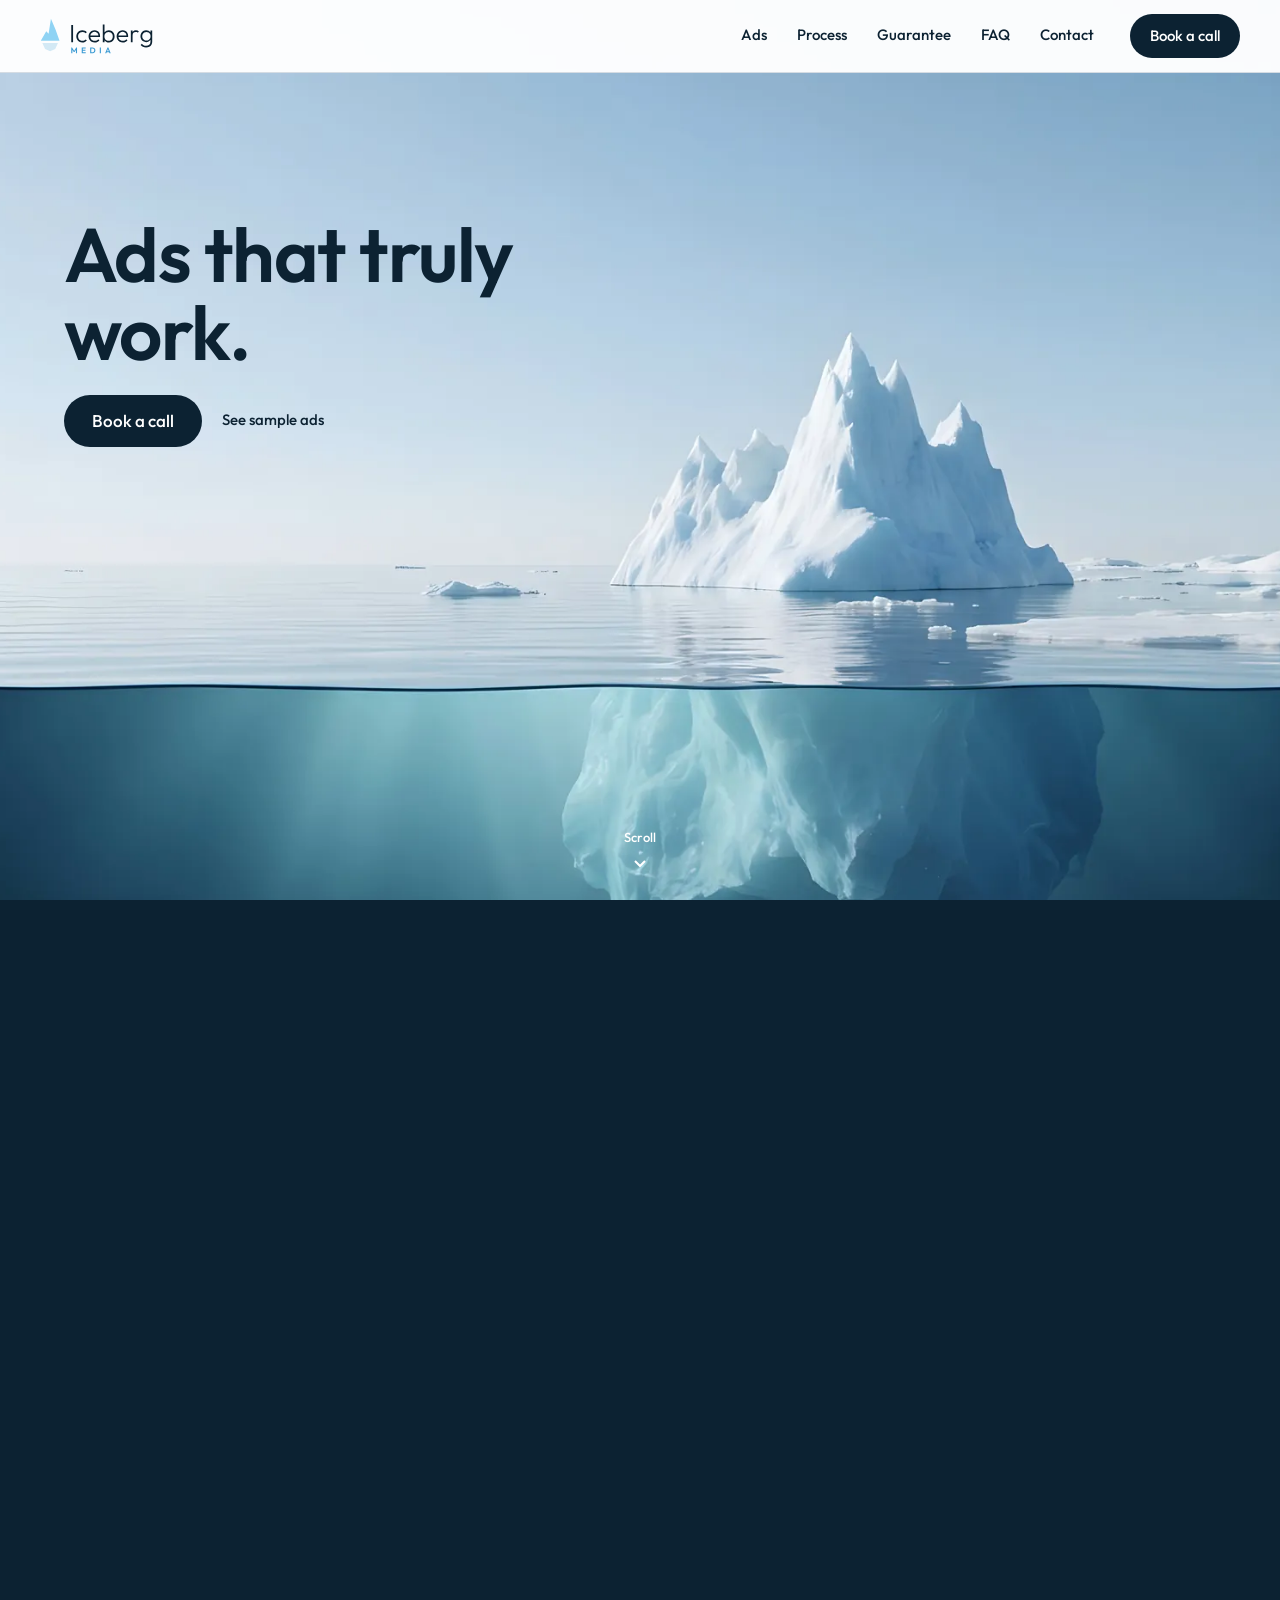
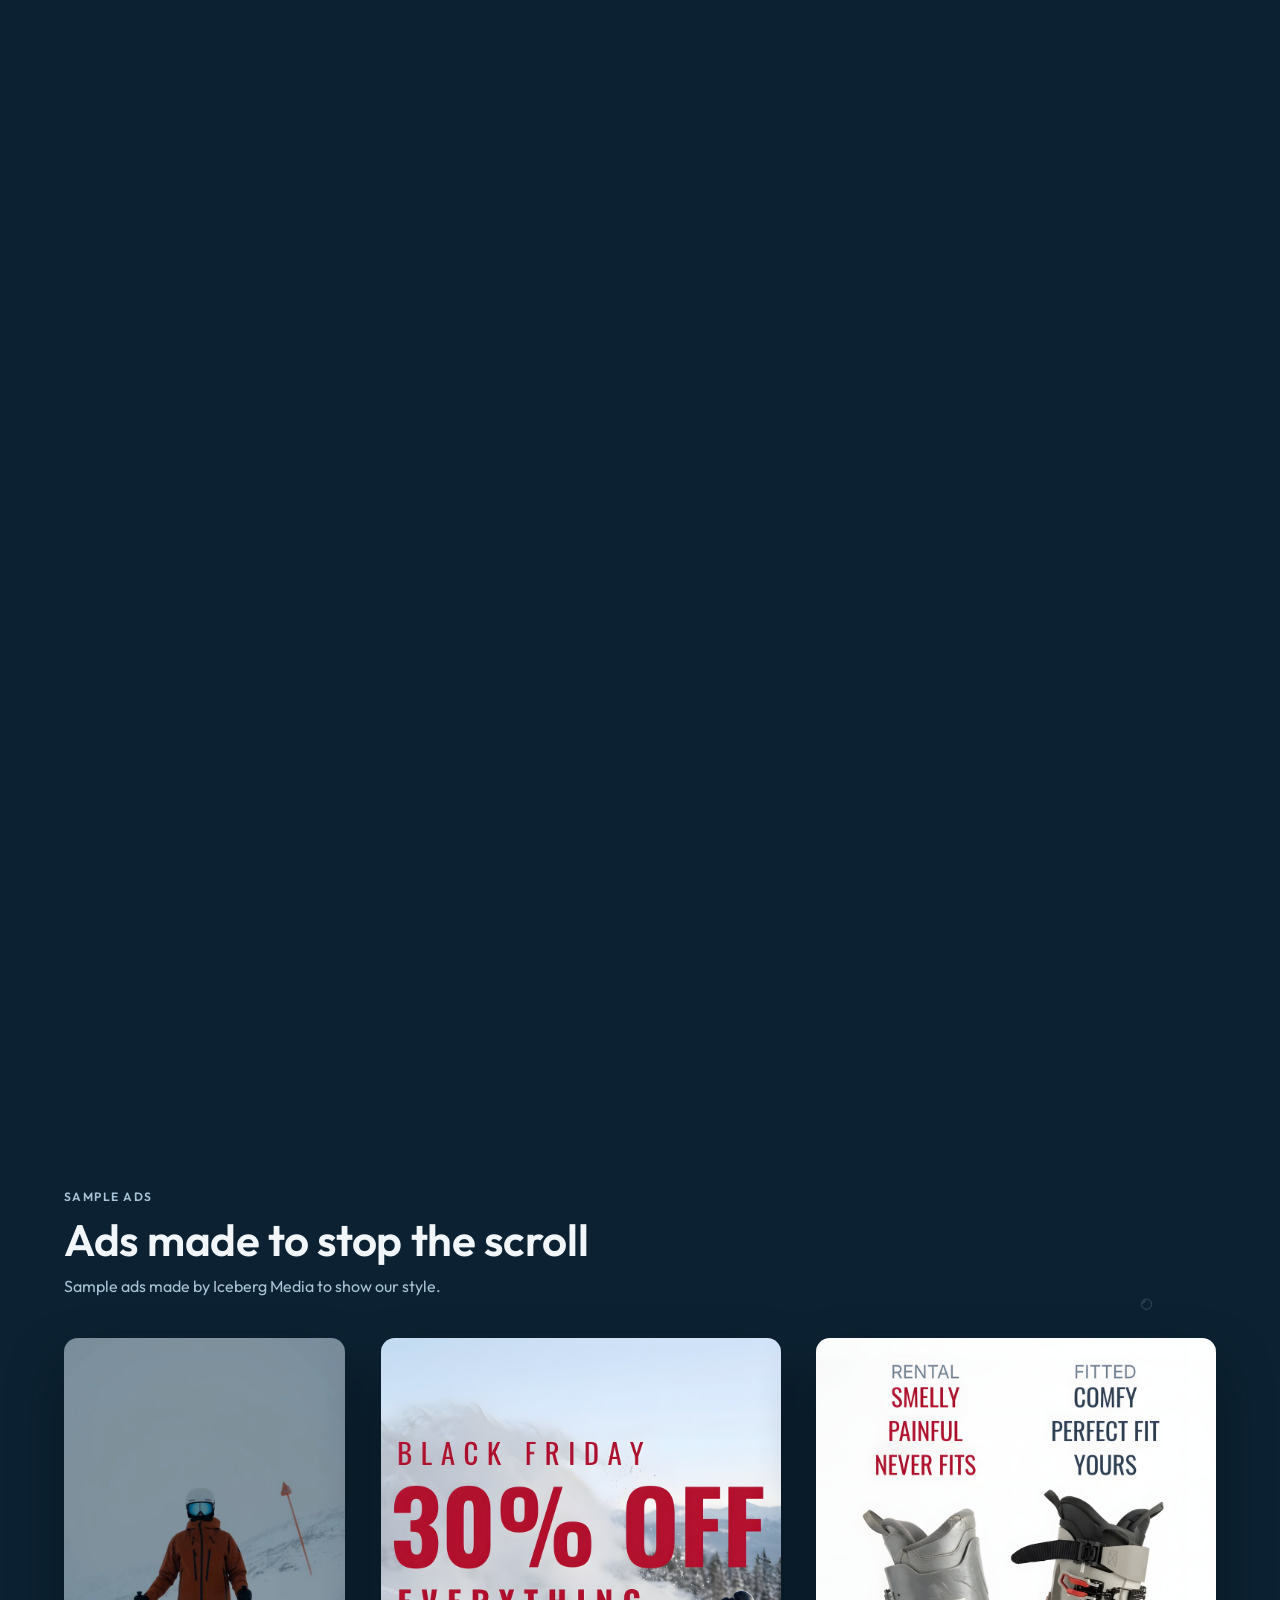
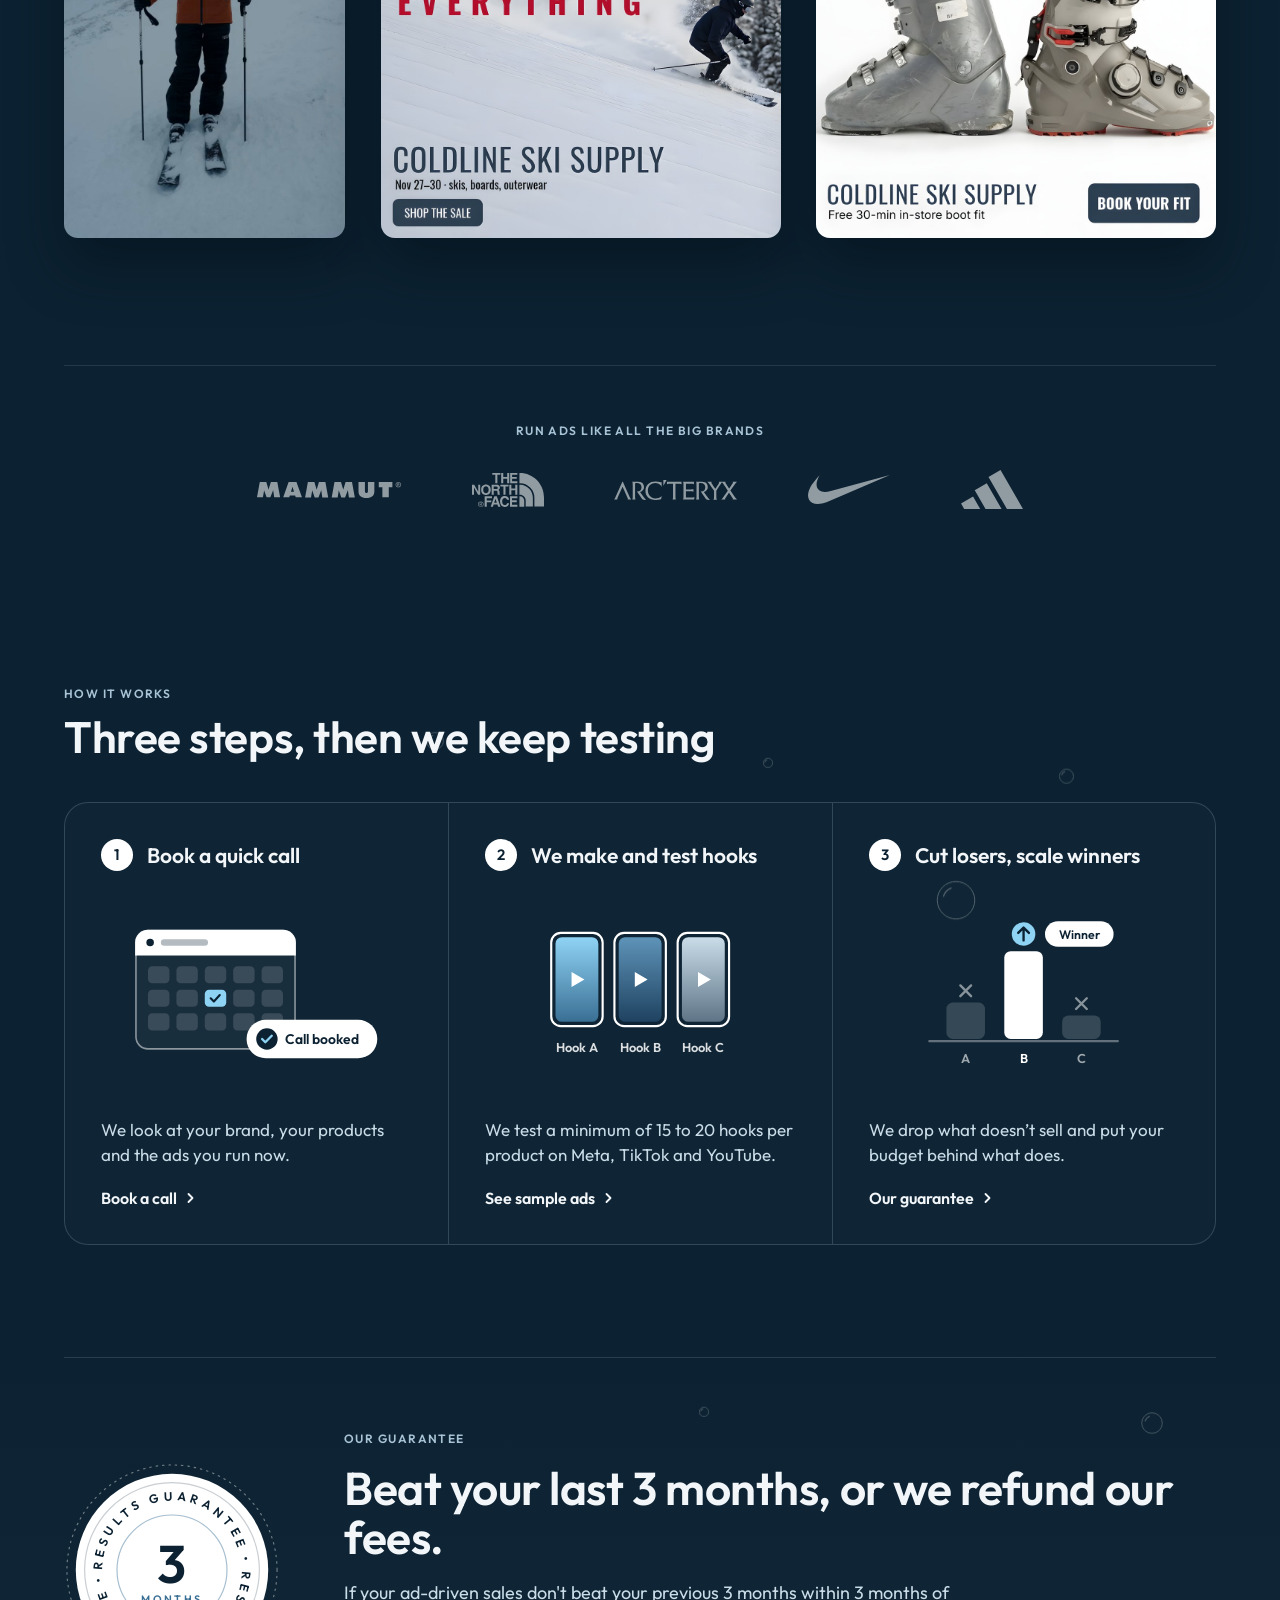
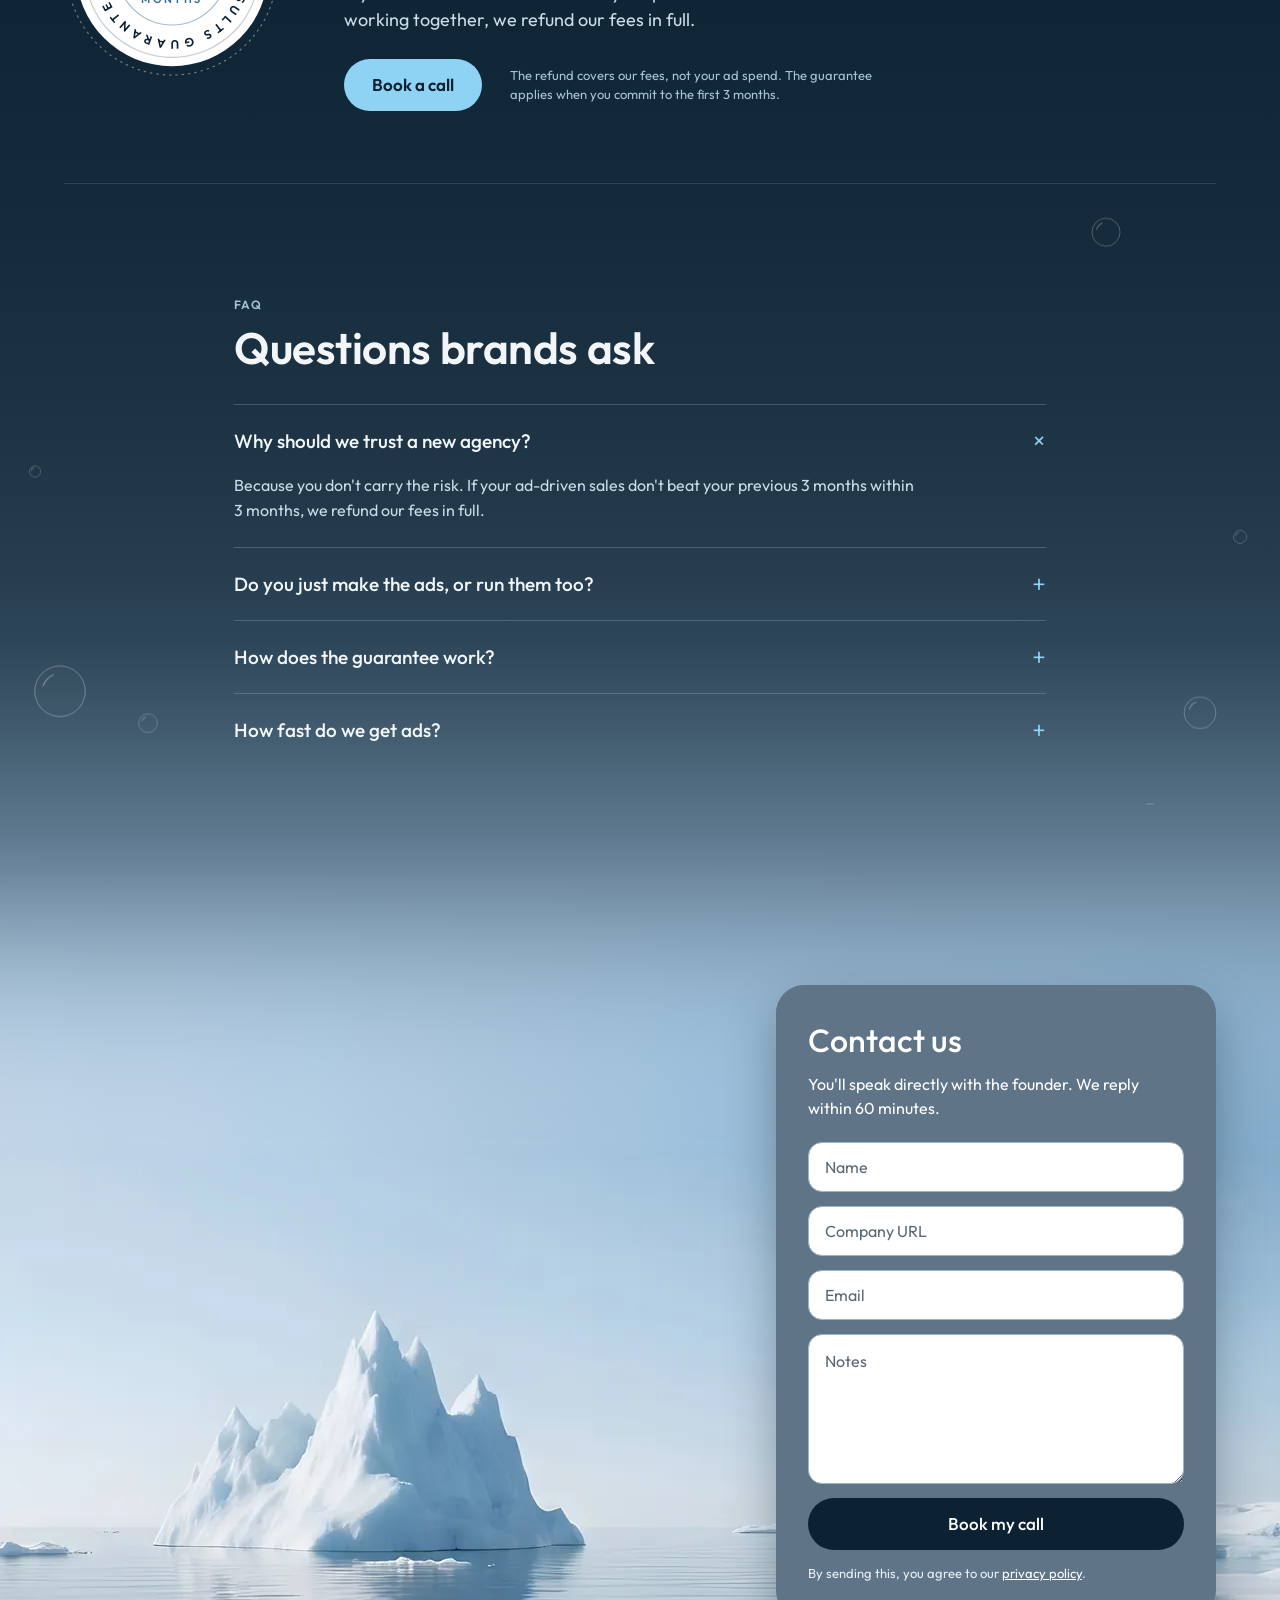
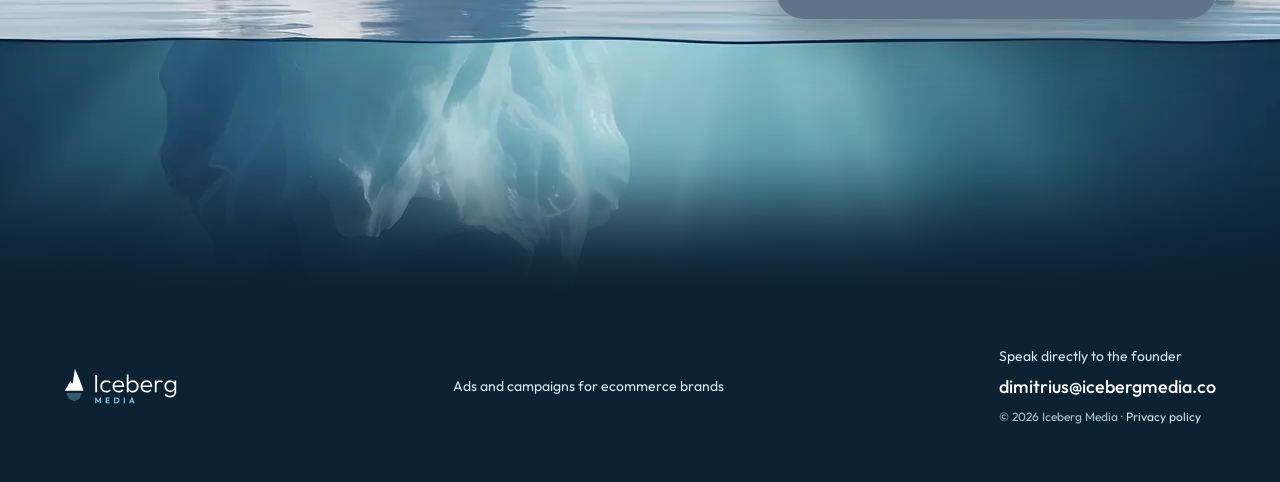
<file: index.html>
<!doctype html>
<html lang="en">
<head>
<meta charset="utf-8">
<meta name="viewport" content="width=device-width, initial-scale=1, viewport-fit=cover">
<title>Iceberg Media | Ads and campaigns for ecommerce brands</title>
<meta name="description" content="Scroll-stopping ads for ecommerce brands, and we run your campaigns on Meta, TikTok and YouTube. Beat your last 3 months, or we refund our fees.">
<link rel="canonical" href="https://icebergmedia.co/">
<meta name="theme-color" content="#0C2232">
<link rel="icon" href="favicon.svg" type="image/svg+xml">
<link rel="icon" href="favicon-48.png" sizes="48x48" type="image/png">
<link rel="icon" href="icon-192.png" sizes="192x192" type="image/png">
<link rel="apple-touch-icon" href="apple-touch-icon.png">
<link rel="manifest" href="site.webmanifest">
<script type="application/ld+json">{"@context":"https://schema.org","@graph":[{"@type":"WebSite","name":"Iceberg Media","url":"https://icebergmedia.co/"},{"@type":"Organization","name":"Iceberg Media","url":"https://icebergmedia.co/","logo":"https://icebergmedia.co/icon-512.png"}]}</script>
<meta property="og:type" content="website">
<meta property="og:site_name" content="Iceberg Media">
<meta property="og:title" content="Iceberg Media | Ads that truly work">
<meta property="og:description" content="Scroll-stopping ads for ecommerce brands, and we run your campaigns on Meta, TikTok and YouTube.">
<meta property="og:url" content="https://icebergmedia.co/">
<meta property="og:image" content="https://icebergmedia.co/og-image.jpg">
<meta property="og:image:width" content="1200">
<meta property="og:image:height" content="630">
<meta property="og:image:alt" content="Iceberg Media: Ads that truly work. An iceberg above and below the waterline.">
<meta name="twitter:card" content="summary_large_image">
<link rel="preload" href="assets/fonts/outfit-latin.woff2" as="font" type="font/woff2" crossorigin>
<link rel="stylesheet" href="assets/css/site.css">
</head>
<body>
<a class="skip-link" href="#main">Skip to content</a>

<header class="site-header">
  <div class="header-in">
    <a class="brand" href="#main" data-scroll="top" aria-label="Iceberg Media, back to top">
      <img src="assets/img/logo-light.svg" alt="Iceberg Media" width="113" height="36">
    </a>
    <nav class="site-nav" id="site-nav" aria-label="Sections">
      <a class="lnk nav-link" href="#ads" data-scroll>Ads</a>
      <a class="lnk nav-link" href="#how" data-scroll>Process</a>
      <a class="lnk nav-link" href="#guarantee" data-scroll>Guarantee</a>
      <a class="lnk nav-link" href="#faq" data-scroll>FAQ</a>
      <a class="lnk nav-link" href="#book" data-scroll>Contact</a>
    </nav>
    <div class="header-actions">
      <a class="btn btn-navy btn-sm" href="#book" data-scroll>Book a call</a>
    </div>
  </div>
</header>

<main id="main" tabindex="-1">

  <!-- 1. Hero: the dive. The page is pinned for two screens while the camera sinks below the waterline. -->
  <section class="dive" id="dive" aria-labelledby="hero-title">
    <div class="dive-stage" id="dive-stage">
      <div class="dive-scene" id="dive-scene" aria-hidden="true">
        <picture>
          <source media="(max-width: 760px)" type="image/webp" srcset="assets/img/iceberg-dive-1600.webp 1600w, assets/img/iceberg-dive-2400.webp 2400w" sizes="160vh">
          <source media="(max-width: 760px)" srcset="assets/img/iceberg-dive-1600.jpg 1600w, assets/img/iceberg-dive-2400.jpg 2400w" sizes="160vh">
          <source type="image/webp" srcset="assets/img/iceberg-dive-1600.webp 1600w, assets/img/iceberg-dive-2400.webp 2400w, assets/img/iceberg-dive-3200.webp 3200w" sizes="(orientation: portrait) 160vh, 100vw">
          <img id="dive-img" src="assets/img/iceberg-dive-2400.jpg" srcset="assets/img/iceberg-dive-1600.jpg 1600w, assets/img/iceberg-dive-2400.jpg 2400w, assets/img/iceberg-dive-3200.jpg 3200w" sizes="(orientation: portrait) 160vh, 100vw" alt="" width="3200" height="3200" fetchpriority="high">
        </picture>
        <img class="dive-blur" id="dive-blur" src="assets/img/iceberg-dive-blur.webp" alt="" width="1200" height="1200" decoding="async">
        <div class="dive-sink"></div>
      </div>

      <div class="dive-line" id="dive-line">
        <div class="wrap"><p>Below every great ad is the work you don't see.</p></div>
      </div>

      <div class="hero" id="hero">
        <div class="wrap" id="hero-text">
          <h1 id="hero-title">Ads that truly work.</h1>
          <div class="hero-cta">
            <a class="btn btn-navy" href="#book" data-scroll>Book a call</a>
            <a class="lnk" href="#ads" data-scroll>See sample ads</a>
          </div>
        </div>
      </div>

      <div class="scroll-hint" id="scroll-hint" aria-hidden="true">
        Scroll
        <svg width="18" height="18" viewBox="0 0 18 18" fill="none" stroke="currentColor" stroke-width="2"><path d="M4 7 L9 12 L14 7"/></svg>
      </div>
    </div>
  </section>

  <div class="deep">

    <!-- 2. Sample ads. The videos and their cover frames are in assets/ads/ (see README.md). -->
    <section class="section" id="ads" tabindex="-1" aria-labelledby="ads-title">
      <div class="wrap stack">
        <div class="section-head reveal">
          <span class="eyebrow">Sample ads</span>
          <h2 class="h2" id="ads-title">Ads made to stop the scroll</h2>
          <p class="lead">Sample ads made by Iceberg Media to show our style.</p>
        </div>

        <!-- The sample ads: no box, no captions. One row, all the same height: the 9:16 video beside the 4:5 stills
             (.ad-feed). They fall into place one after the other. A still ad is an <img> in its .ad-media (see README.md). -->
        <div class="ads-row">
          <figure class="ad ad-v reveal" data-ad="outerwear" data-video="assets/ads/outerwear.mp4" data-poster="assets/ads/outerwear.jpg" data-label="Sample video ad: a skier in an orange jacket standing in a whiteout">
            <div class="ad-media">
              <div class="ad-ph"><svg width="40" height="40" viewBox="0 0 40 40" fill="none" stroke="currentColor" stroke-width="2" aria-hidden="true"><circle cx="20" cy="20" r="18"/><path d="M16 13 L28 20 L16 27 Z"/></svg><span>Sample ad</span></div>
            </div>
          </figure>
          <figure class="ad ad-v ad-still ad-feed reveal" data-ad="black-friday">
            <div class="ad-media">
              <img src="assets/ads/black-friday.jpg" alt="Sample Black Friday ad for a ski shop: 30% off everything, with a skier carving through fresh snow and a Shop the sale button" width="1080" height="1350" loading="lazy" decoding="async">
            </div>
          </figure>
          <figure class="ad ad-v ad-still ad-feed reveal" data-ad="boot-fit">
            <div class="ad-media">
              <img src="assets/ads/boot-fit.jpg" alt="Sample ski shop ad comparing a worn rental boot (smelly, painful, never fits) with a fitted boot (comfy, perfect fit, yours), with a Book your fit button" width="1080" height="1350" loading="lazy" decoding="async">
            </div>
          </figure>
        </div>

        <p class="ads-note reveal"><svg width="18" height="18" viewBox="0 0 18 18" fill="none" stroke="currentColor" stroke-width="1.6" aria-hidden="true"><circle cx="9" cy="9" r="7.5"/><path d="M9 8v4.8"/><circle cx="9" cy="5.3" r="0.9" fill="currentColor" stroke="none"/></svg><span><strong>About these samples:</strong> they're proof of concept, made to show our style, not to sell a product. The ads we make for clients are built around your product and offer, optimized to convert, and look different.</span></p>

        <!-- "Run Ads like all the big brands": a faint row of well-known brands' logos, in one line (wrapping on phones).
             Each is the brand's own logo shape, painted white (files in assets/img/brands/). -->
        <div class="brands reveal">
          <p class="eyebrow brands-label">Run Ads like all the big brands</p>
          <ul class="brands-row">
            <li><img class="b-mammut" src="assets/img/brands/mammut.svg" alt="Mammut" width="144" height="16"></li>
            <li><img class="b-tnf" src="assets/img/brands/the-north-face.svg" alt="The North Face" width="72" height="34"></li>
            <li><img class="b-arcteryx" src="assets/img/brands/arcteryx.svg" alt="Arc'teryx" width="123" height="20"></li>
            <li><img class="b-nike" src="assets/img/brands/nike.svg" alt="Nike" width="83" height="29"></li>
            <li><img class="b-adidas" src="assets/img/brands/adidas.svg" alt="Adidas" width="62" height="39"></li>
          </ul>
        </div>
      </div>
    </section>

    <!-- 3. How it works -->
    <section class="section" id="how" tabindex="-1" aria-labelledby="how-title">
      <div class="wrap stack">
        <div class="section-head reveal">
          <span class="eyebrow">How it works</span>
          <h2 class="h2" id="how-title">Three steps, then we keep testing</h2>
        </div>
        <!-- One framed panel of three columns split by thin lines. Each column: number and title, the step's white
             line drawing (the call, hooks A to C, hook B wins), then what happens and a link. -->
        <ol class="steps reveal">
          <li class="step reveal">
            <div class="step-top"><span class="step-n">1</span><h3>Book a quick call</h3></div>
            <div class="step-art" aria-hidden="true">
              <svg viewBox="46 10 230 140" preserveAspectRatio="xMidYMid meet" focusable="false">
                <rect x="48.75" y="20.75" width="148.5" height="110.5" rx="11.25" fill="#FFFFFF" fill-opacity="0.04" stroke="#FFFFFF" stroke-opacity="0.5" stroke-width="1.5"/>
                <path d="M48 32a12 12 0 0 1 12-12h126a12 12 0 0 1 12 12v12H48z" fill="#FFFFFF"/>
                <circle cx="62" cy="32" r="3.5" fill="#0C2232"/>
                <rect x="72" y="29" width="44" height="6" rx="3" fill="#0C2232" opacity="0.3"/>
                <g fill="#FFFFFF" fill-opacity="0.14">
                  <rect x="60" y="54" width="20" height="16" rx="4"/><rect x="86.5" y="54" width="20" height="16" rx="4"/><rect x="113" y="54" width="20" height="16" rx="4"/><rect x="139.5" y="54" width="20" height="16" rx="4"/><rect x="166" y="54" width="20" height="16" rx="4"/>
                  <rect x="60" y="76" width="20" height="16" rx="4"/><rect x="86.5" y="76" width="20" height="16" rx="4"/><rect x="139.5" y="76" width="20" height="16" rx="4"/><rect x="166" y="76" width="20" height="16" rx="4"/>
                  <rect x="60" y="98" width="20" height="16" rx="4"/><rect x="86.5" y="98" width="20" height="16" rx="4"/><rect x="113" y="98" width="20" height="16" rx="4"/><rect x="139.5" y="98" width="20" height="16" rx="4"/><rect x="166" y="98" width="20" height="16" rx="4"/>
                </g>
                <rect x="113" y="76" width="20" height="16" rx="4" fill="#8FD3F4"/>
                <path d="M118.5 84l3 3 5.5-6" fill="none" stroke="#0C2232" stroke-width="2" stroke-linecap="round" stroke-linejoin="round"/>
                <rect x="152" y="104" width="122" height="36" rx="18" fill="#FFFFFF"/>
                <circle cx="171" cy="122" r="10" fill="#0C2232"/>
                <path d="M166.5 122l3 3 6-6" fill="none" stroke="#8FD3F4" stroke-width="2.2" stroke-linecap="round" stroke-linejoin="round"/>
                <text x="188" y="126.5" font-size="13" font-weight="600" fill="#0C2232">Call booked</text>
              </svg>
            </div>
            <div class="step-foot">
              <p>We look at your brand, your products and the ads you run now.</p>
              <a class="step-link" href="#book" data-scroll>Book a call<svg width="14" height="14" viewBox="0 0 14 14" fill="none" stroke="currentColor" stroke-width="1.8" stroke-linecap="round" stroke-linejoin="round" aria-hidden="true" focusable="false"><path d="M5.5 3l4 4-4 4"/></svg></a>
            </div>
          </li>
          <li class="step reveal">
            <div class="step-top"><span class="step-n">2</span><h3>We make and test hooks</h3></div>
            <div class="step-art" aria-hidden="true">
              <svg viewBox="64 10 172 140" preserveAspectRatio="xMidYMid meet" focusable="false">
                <defs>
                  <linearGradient id="hook-a" x1="0" y1="0" x2="0" y2="1"><stop offset="0" stop-color="#8FD3F4"/><stop offset="1" stop-color="#3A6F94"/></linearGradient>
                  <linearGradient id="hook-b" x1="0" y1="0" x2="0" y2="1"><stop offset="0" stop-color="#5E93B8"/><stop offset="1" stop-color="#1F4260"/></linearGradient>
                  <linearGradient id="hook-c" x1="0" y1="0" x2="0" y2="1"><stop offset="0" stop-color="#C9DCE8"/><stop offset="1" stop-color="#5F7587"/></linearGradient>
                </defs>
                <g transform="translate(66 22)">
                  <rect x="1" y="1" width="48" height="87" rx="9" fill="none" stroke="#FFFFFF" stroke-width="2"/>
                  <rect x="5" y="5" width="40" height="79" rx="6" fill="url(#hook-a)"/>
                  <path d="M20 37.5l12 7-12 7z" fill="#FFFFFF"/>
                  <text x="25" y="112" text-anchor="middle" font-size="12" font-weight="600" fill="#FFFFFF" fill-opacity="0.85">Hook A</text>
                </g>
                <g transform="translate(125 22)">
                  <rect x="1" y="1" width="48" height="87" rx="9" fill="none" stroke="#FFFFFF" stroke-width="2"/>
                  <rect x="5" y="5" width="40" height="79" rx="6" fill="url(#hook-b)"/>
                  <path d="M20 37.5l12 7-12 7z" fill="#FFFFFF"/>
                  <text x="25" y="112" text-anchor="middle" font-size="12" font-weight="600" fill="#FFFFFF" fill-opacity="0.85">Hook B</text>
                </g>
                <g transform="translate(184 22)">
                  <rect x="1" y="1" width="48" height="87" rx="9" fill="none" stroke="#FFFFFF" stroke-width="2"/>
                  <rect x="5" y="5" width="40" height="79" rx="6" fill="url(#hook-c)"/>
                  <path d="M20 37.5l12 7-12 7z" fill="#FFFFFF"/>
                  <text x="25" y="112" text-anchor="middle" font-size="12" font-weight="600" fill="#FFFFFF" fill-opacity="0.85">Hook C</text>
                </g>
              </svg>
            </div>
            <div class="step-foot">
              <p>We test a minimum of 15 to 20 hooks per product on Meta, TikTok and YouTube.</p>
              <a class="step-link" href="#ads" data-scroll>See sample ads<svg width="14" height="14" viewBox="0 0 14 14" fill="none" stroke="currentColor" stroke-width="1.8" stroke-linecap="round" stroke-linejoin="round" aria-hidden="true" focusable="false"><path d="M5.5 3l4 4-4 4"/></svg></a>
            </div>
          </li>
          <li class="step reveal">
            <div class="step-top"><span class="step-n">3</span><h3>Cut losers, scale winners</h3></div>
            <div class="step-art" aria-hidden="true">
              <svg viewBox="58 10 184 140" preserveAspectRatio="xMidYMid meet" focusable="false">
                <rect x="78" y="88" width="36" height="34" rx="6" fill="#FFFFFF" fill-opacity="0.16"/>
                <rect x="132" y="40" width="36" height="82" rx="6" fill="#FFFFFF"/>
                <rect x="186" y="100" width="36" height="22" rx="6" fill="#FFFFFF" fill-opacity="0.16"/>
                <line x1="62" y1="124" x2="238" y2="124" stroke="#FFFFFF" stroke-opacity="0.35" stroke-width="2" stroke-linecap="round"/>
                <g fill="none" stroke="#FFFFFF" stroke-opacity="0.5" stroke-width="2.2" stroke-linecap="round">
                  <path d="M91 72l10 10M101 72l-10 10"/>
                  <path d="M199 84l10 10M209 84l-10 10"/>
                </g>
                <circle cx="150" cy="24" r="11" fill="#8FD3F4"/>
                <path d="M150 30v-12M145 23l5-5 5 5" fill="none" stroke="#0C2232" stroke-width="2.2" stroke-linecap="round" stroke-linejoin="round"/>
                <rect x="170" y="12" width="64" height="24" rx="12" fill="#FFFFFF"/>
                <text x="202" y="28.5" text-anchor="middle" font-size="11.5" font-weight="600" fill="#0C2232">Winner</text>
                <g font-size="12" font-weight="600" text-anchor="middle">
                  <text x="96" y="144" fill="#FFFFFF" fill-opacity="0.6">A</text>
                  <text x="150" y="144" fill="#FFFFFF">B</text>
                  <text x="204" y="144" fill="#FFFFFF" fill-opacity="0.6">C</text>
                </g>
              </svg>
            </div>
            <div class="step-foot">
              <p>We drop what doesn’t sell and put your budget behind what does.</p>
              <a class="step-link" href="#guarantee" data-scroll>Our guarantee<svg width="14" height="14" viewBox="0 0 14 14" fill="none" stroke="currentColor" stroke-width="1.8" stroke-linecap="round" stroke-linejoin="round" aria-hidden="true" focusable="false"><path d="M5.5 3l4 4-4 4"/></svg></a>
            </div>
          </li>
        </ol>
      </div>
    </section>

    <!-- 4. Guarantee: a white seal beside the promise, between two thin lines -->
    <section id="guarantee" tabindex="-1" aria-labelledby="guarantee-title">
      <div class="guarantee reveal">
        <div class="g-seal" aria-hidden="true">
          <svg viewBox="-10 -10 220 220" focusable="false">
            <defs><path id="g-ring" d="M100 100m-71 0a71 71 0 1 1 142 0a71 71 0 1 1-142 0"/></defs>
            <circle cx="100" cy="100" r="107" fill="none" stroke="#FFFFFF" stroke-opacity="0.4" stroke-width="1.2" stroke-dasharray="1.5 5" stroke-linecap="round"/>
            <circle cx="100" cy="100" r="98" fill="#FFFFFF"/>
            <circle cx="100" cy="100" r="89" fill="none" stroke="#0C2232" stroke-opacity="0.22" stroke-width="1.2"/>
            <circle cx="100" cy="100" r="56" fill="none" stroke="#3A6F94" stroke-opacity="0.45" stroke-width="1.2"/>
            <text font-size="12.5" font-weight="600" letter-spacing="2.6" fill="#0C2232"><textPath href="#g-ring" xlink:href="#g-ring" textLength="440" lengthAdjust="spacing">RESULTS GUARANTEE • RESULTS GUARANTEE •</textPath></text>
            <text x="100" y="113" text-anchor="middle" font-size="54" font-weight="600" fill="#0C2232">3</text>
            <text x="100" y="134" text-anchor="middle" font-size="11" font-weight="600" letter-spacing="2.4" fill="#3A6F94">MONTHS</text>
          </svg>
        </div>
        <div class="g-text">
          <span class="eyebrow">Our guarantee</span>
          <h2 class="h2 g-title" id="guarantee-title">Beat your last 3 months, or we refund our fees.</h2>
          <p class="g-body">If your ad-driven sales don't beat your previous 3 months within 3 months of working together, we refund our fees in full.</p>
          <div class="g-act">
            <a class="btn btn-ice" href="#book" data-scroll>Book a call</a>
            <p class="g-fine">The refund covers our fees, not your ad spend. The guarantee applies when you commit to the first 3 months.</p>
          </div>
        </div>
      </div>
    </section>

    <!-- 5. FAQ. It sits in the start of the gradient that lightens towards Contact. -->
    <section class="faq" id="faq" tabindex="-1" aria-labelledby="faq-title">
      <div class="section-head reveal">
        <span class="eyebrow">FAQ</span>
        <h2 class="h2" id="faq-title">Questions brands ask</h2>
      </div>
      <div class="faq-list reveal">
        <div class="faq-item">
          <h3 class="faq-h"><button class="faq-q" type="button" aria-expanded="true" aria-controls="faq-a1" id="faq-q1"><span>Why should we trust a new agency?</span><span class="faq-icon" aria-hidden="true">+</span></button></h3>
          <div class="faq-a open" id="faq-a1" role="region" aria-labelledby="faq-q1"><div><p>Because you don't carry the risk. If your ad-driven sales don't beat your previous 3 months within 3 months, we refund our fees in full.</p></div></div>
        </div>
        <div class="faq-item">
          <h3 class="faq-h"><button class="faq-q" type="button" aria-expanded="false" aria-controls="faq-a2" id="faq-q2"><span>Do you just make the ads, or run them too?</span><span class="faq-icon" aria-hidden="true">+</span></button></h3>
          <div class="faq-a" id="faq-a2" role="region" aria-labelledby="faq-q2"><div><p>Both. We make the ads, then launch, test and scale them on Meta, TikTok and YouTube.</p></div></div>
        </div>
        <div class="faq-item">
          <h3 class="faq-h"><button class="faq-q" type="button" aria-expanded="false" aria-controls="faq-a3" id="faq-q3"><span>How does the guarantee work?</span><span class="faq-icon" aria-hidden="true">+</span></button></h3>
          <div class="faq-a" id="faq-a3" role="region" aria-labelledby="faq-q3"><div><p>Before we start, we take your ad-driven sales from the last 3 months as the baseline. Beat it within 3 months, or we refund our fees in full (not your ad spend). Billing is month to month, and the guarantee covers brands that commit to the first 3 months.</p></div></div>
        </div>
        <div class="faq-item">
          <h3 class="faq-h"><button class="faq-q" type="button" aria-expanded="false" aria-controls="faq-a4" id="faq-q4"><span>How fast do we get ads?</span><span class="faq-icon" aria-hidden="true">+</span></button></h3>
          <div class="faq-a" id="faq-a4" role="region" aria-labelledby="faq-q4"><div><p>Your first ads are ready 3 to 5 days after kickoff. We confirm the exact timeline on the call.</p></div></div>
        </div>
      </div>
    </section>
  </div>

  <!-- 6. Contact: the page rises into the sky of the second photo. -->
  <section class="contact" id="book" tabindex="-1" aria-labelledby="contact-title">
    <div class="contact-space" aria-hidden="true"></div>
    <div class="contact-wrap">
      <div class="wrap contact-row">
        <div class="contact-spacer" aria-hidden="true"></div>
        <div class="contact-card" id="contact-card">
          <h2 id="contact-title">Contact us</h2>
          <p class="intro">You'll speak directly with the founder. We reply within 60 minutes.</p>
          <form id="contact-form" novalidate>
            <label class="field"><span class="sr-only">Name</span><input type="text" name="name" placeholder="Name" autocomplete="name" required maxlength="100"></label>
            <label class="field"><span class="sr-only">Company URL</span><input type="text" name="company" placeholder="Company URL" autocomplete="url" inputmode="url" maxlength="300"></label>
            <label class="field"><span class="sr-only">Email</span><input type="email" name="email" placeholder="Email" autocomplete="email" required maxlength="200"></label>
            <label class="field"><span class="sr-only">Notes</span><textarea name="notes" rows="5" placeholder="Notes" maxlength="3000"></textarea></label>
            <div class="hp" aria-hidden="true"><label>Leave this empty<input type="text" name="website_hp" tabindex="-1" autocomplete="off"></label></div>
            <button class="btn btn-navy btn-block" type="submit">Book my call</button>
            <p class="form-status" id="form-status" role="status" aria-live="polite"></p>
            <p class="consent">By sending this, you agree to our <a href="privacy.html">privacy policy</a>.</p>
          </form>
        </div>
      </div>
    </div>
    <div class="contact-photo" id="contact-photo" aria-hidden="true">
      <div class="contact-img">
        <picture>
          <source type="image/webp" srcset="assets/img/iceberg-contact-1280.webp 1280w, assets/img/iceberg-contact-1920.webp 1920w, assets/img/iceberg-contact-2560.webp 2560w" sizes="(max-width: 760px) 167vw, 100vw">
          <img src="assets/img/iceberg-contact-1920.jpg" srcset="assets/img/iceberg-contact-1280.jpg 1280w, assets/img/iceberg-contact-1920.jpg 1920w, assets/img/iceberg-contact-2560.jpg 2560w" sizes="(max-width: 760px) 167vw, 100vw" alt="" width="2560" height="2560" loading="lazy" decoding="async">
        </picture>
      </div>
      <div class="contact-cap"></div>
      <div class="contact-sink"></div>
    </div>
  </section>
</main>

<footer class="site-footer">
  <div class="wrap footer-in">
    <img class="footer-logo" src="assets/img/logo-dark.svg" alt="Iceberg Media" width="113" height="36" loading="lazy">
    <span class="footer-tag">Ads and campaigns for ecommerce brands</span>
    <div class="footer-contact">
      <span>Speak directly to the founder</span>
      <a class="lnk lnk-light footer-mail" href="mailto:dimitrius@icebergmedia.co">dimitrius@icebergmedia.co</a>
      <span class="footer-legal">© 2026 Iceberg Media · <a class="lnk lnk-light" href="privacy.html">Privacy policy</a></span>
    </div>
  </div>
</footer>

<script src="assets/js/site.js"></script>
</body>
</html>
</file>
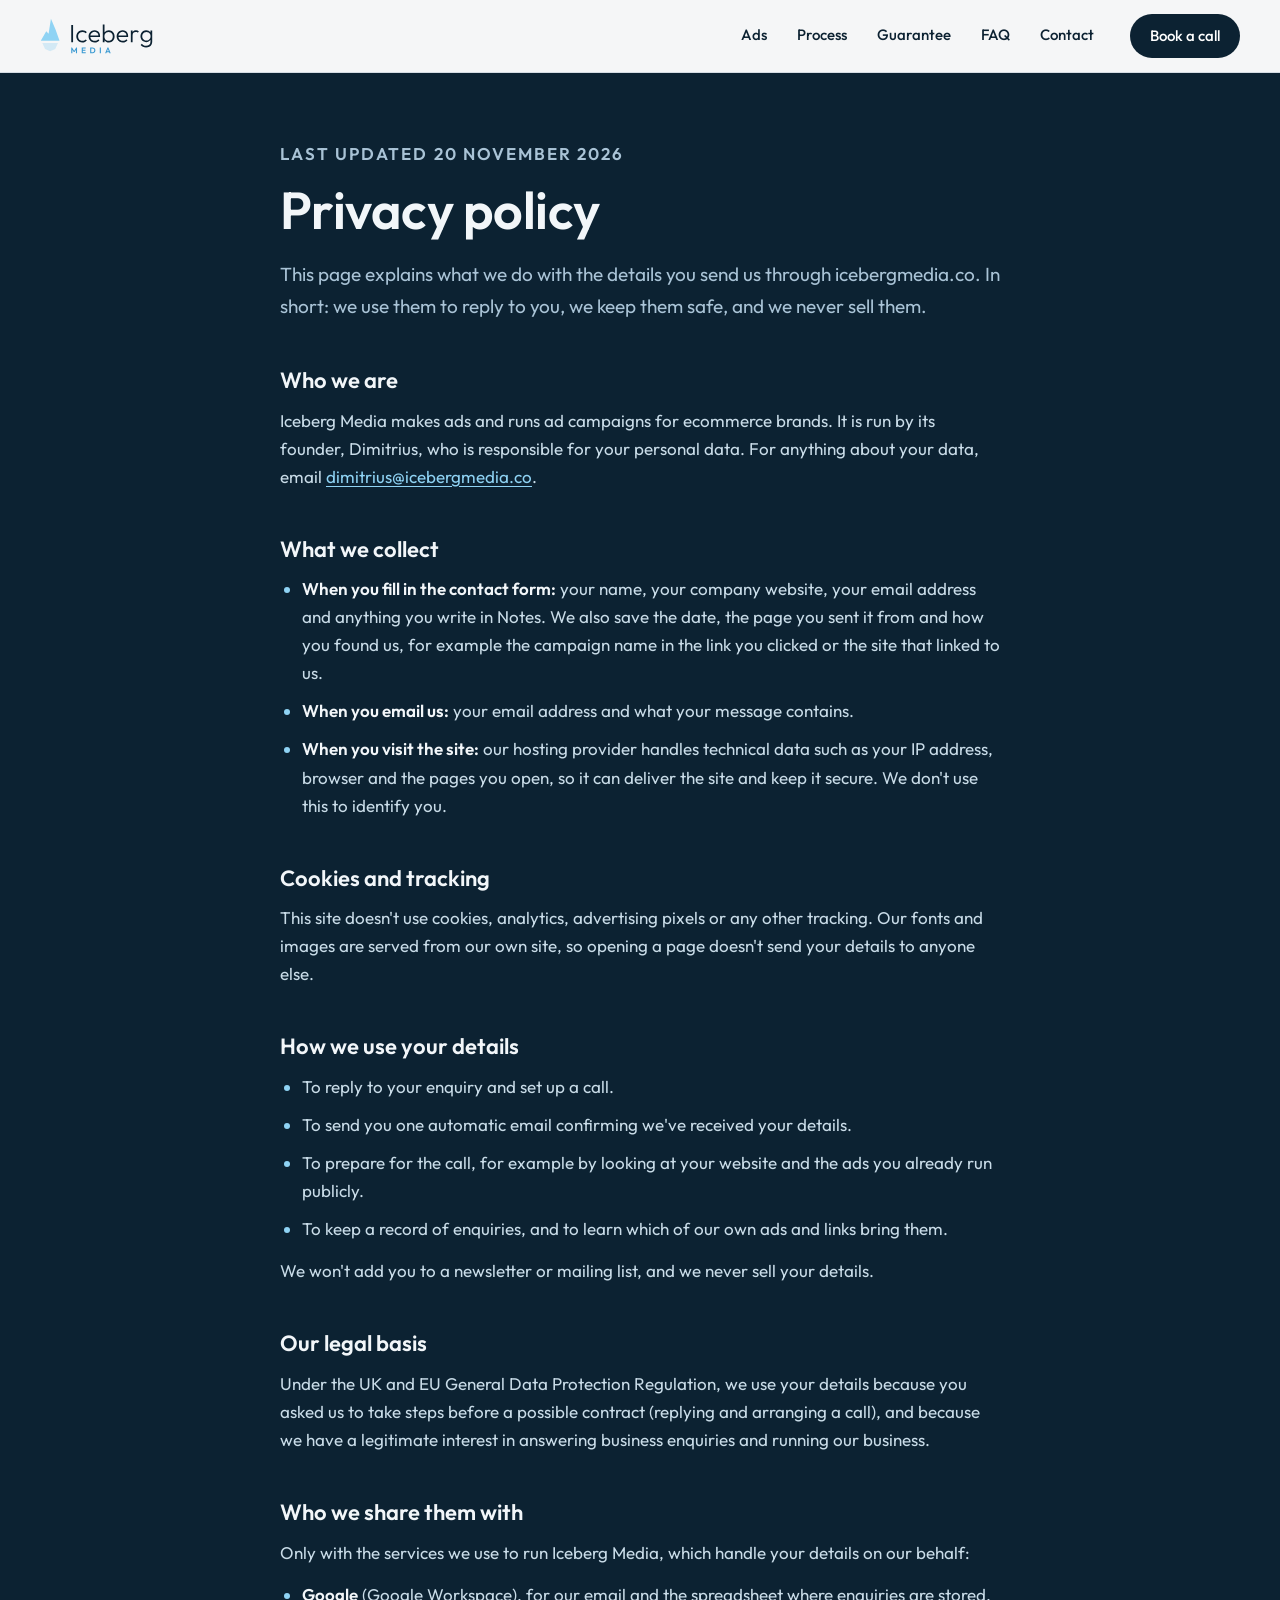
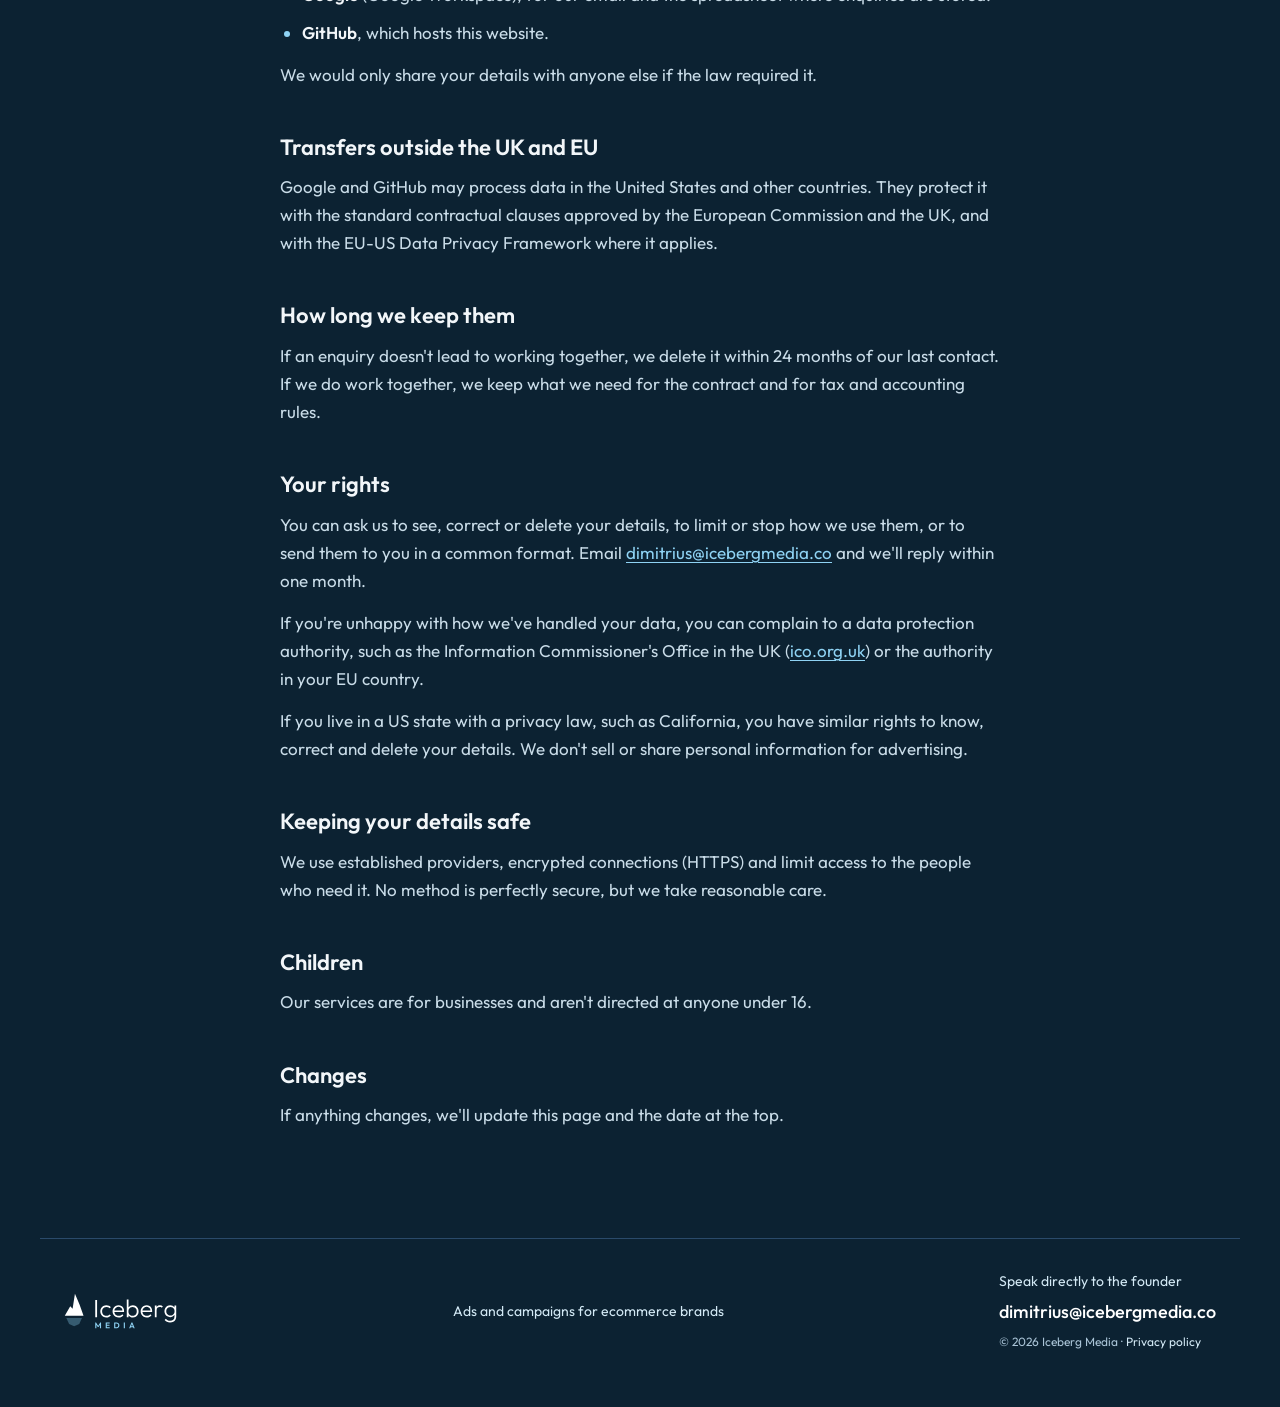
<file: privacy.html>
<!doctype html>
<html lang="en">
<head>
<meta charset="utf-8">
<meta name="viewport" content="width=device-width, initial-scale=1, viewport-fit=cover">
<title>Privacy policy | Iceberg Media</title>
<meta name="description" content="How Iceberg Media handles the details you send us through icebergmedia.co.">
<link rel="canonical" href="https://icebergmedia.co/privacy.html">
<meta name="theme-color" content="#0C2232">
<link rel="icon" href="favicon.svg" type="image/svg+xml">
<link rel="icon" href="favicon-48.png" sizes="48x48" type="image/png">
<link rel="icon" href="icon-192.png" sizes="192x192" type="image/png">
<link rel="apple-touch-icon" href="apple-touch-icon.png">
<link rel="manifest" href="site.webmanifest">
<link rel="preload" href="assets/fonts/outfit-latin.woff2" as="font" type="font/woff2" crossorigin>
<link rel="stylesheet" href="assets/css/site.css">
</head>
<body class="page-plain">
<a class="skip-link" href="#main">Skip to content</a>

<header class="site-header">
  <div class="header-in">
    <a class="brand" href="./" aria-label="Iceberg Media, home">
      <img src="assets/img/logo-light.svg" alt="Iceberg Media" width="113" height="36">
    </a>
    <nav class="site-nav" id="site-nav" aria-label="Sections">
      <a class="lnk nav-link" href="./#ads">Ads</a>
      <a class="lnk nav-link" href="./#how">Process</a>
      <a class="lnk nav-link" href="./#guarantee">Guarantee</a>
      <a class="lnk nav-link" href="./#faq">FAQ</a>
      <a class="lnk nav-link" href="./#book">Contact</a>
    </nav>
    <div class="header-actions">
      <a class="btn btn-navy btn-sm" href="./#book">Book a call</a>
    </div>
  </div>
</header>

<main id="main" class="plain" tabindex="-1">
  <article class="plain-in">
    <p class="eyebrow">Last updated 20 November 2026</p>
    <h1>Privacy policy</h1>
    <p class="plain-lead">This page explains what we do with the details you send us through icebergmedia.co. In short: we use them to reply to you, we keep them safe, and we never sell them.</p>

    <h2>Who we are</h2>
    <p>Iceberg Media makes ads and runs ad campaigns for ecommerce brands. It is run by its founder, Dimitrius, who is responsible for your personal data. For anything about your data, email <a href="mailto:dimitrius@icebergmedia.co">dimitrius@icebergmedia.co</a>.</p>

    <h2>What we collect</h2>
    <ul>
      <li><strong>When you fill in the contact form:</strong> your name, your company website, your email address and anything you write in Notes. We also save the date, the page you sent it from and how you found us, for example the campaign name in the link you clicked or the site that linked to us.</li>
      <li><strong>When you email us:</strong> your email address and what your message contains.</li>
      <li><strong>When you visit the site:</strong> our hosting provider handles technical data such as your IP address, browser and the pages you open, so it can deliver the site and keep it secure. We don't use this to identify you.</li>
    </ul>

    <h2>Cookies and tracking</h2>
    <p>This site doesn't use cookies, analytics, advertising pixels or any other tracking. Our fonts and images are served from our own site, so opening a page doesn't send your details to anyone else.</p>

    <h2>How we use your details</h2>
    <ul>
      <li>To reply to your enquiry and set up a call.</li>
      <li>To send you one automatic email confirming we've received your details.</li>
      <li>To prepare for the call, for example by looking at your website and the ads you already run publicly.</li>
      <li>To keep a record of enquiries, and to learn which of our own ads and links bring them.</li>
    </ul>
    <p>We won't add you to a newsletter or mailing list, and we never sell your details.</p>

    <h2>Our legal basis</h2>
    <p>Under the UK and EU General Data Protection Regulation, we use your details because you asked us to take steps before a possible contract (replying and arranging a call), and because we have a legitimate interest in answering business enquiries and running our business.</p>

    <h2>Who we share them with</h2>
    <p>Only with the services we use to run Iceberg Media, which handle your details on our behalf:</p>
    <ul>
      <li><strong>Google</strong> (Google Workspace), for our email and the spreadsheet where enquiries are stored.</li>
      <li><strong>GitHub</strong>, which hosts this website.</li>
    </ul>
    <p>We would only share your details with anyone else if the law required it.</p>

    <h2>Transfers outside the UK and EU</h2>
    <p>Google and GitHub may process data in the United States and other countries. They protect it with the standard contractual clauses approved by the European Commission and the UK, and with the EU-US Data Privacy Framework where it applies.</p>

    <h2>How long we keep them</h2>
    <p>If an enquiry doesn't lead to working together, we delete it within 24 months of our last contact. If we do work together, we keep what we need for the contract and for tax and accounting rules.</p>

    <h2>Your rights</h2>
    <p>You can ask us to see, correct or delete your details, to limit or stop how we use them, or to send them to you in a common format. Email <a href="mailto:dimitrius@icebergmedia.co">dimitrius@icebergmedia.co</a> and we'll reply within one month.</p>
    <p>If you're unhappy with how we've handled your data, you can complain to a data protection authority, such as the Information Commissioner's Office in the UK (<a href="https://ico.org.uk" rel="noopener">ico.org.uk</a>) or the authority in your EU country.</p>
    <p>If you live in a US state with a privacy law, such as California, you have similar rights to know, correct and delete your details. We don't sell or share personal information for advertising.</p>

    <h2>Keeping your details safe</h2>
    <p>We use established providers, encrypted connections (HTTPS) and limit access to the people who need it. No method is perfectly secure, but we take reasonable care.</p>

    <h2>Children</h2>
    <p>Our services are for businesses and aren't directed at anyone under 16.</p>

    <h2>Changes</h2>
    <p>If anything changes, we'll update this page and the date at the top.</p>
  </article>
</main>

<footer class="site-footer">
  <div class="wrap footer-in">
    <img class="footer-logo" src="assets/img/logo-dark.svg" alt="Iceberg Media" width="113" height="36" loading="lazy">
    <span class="footer-tag">Ads and campaigns for ecommerce brands</span>
    <div class="footer-contact">
      <span>Speak directly to the founder</span>
      <a class="lnk lnk-light footer-mail" href="mailto:dimitrius@icebergmedia.co">dimitrius@icebergmedia.co</a>
      <span class="footer-legal">© 2026 Iceberg Media · <a class="lnk lnk-light" href="privacy.html" aria-current="page">Privacy policy</a></span>
    </div>
  </div>
</footer>
</body>
</html>
</file>
<file: assets/css/site.css>
/* Iceberg Media, icebergmedia.co
   One page: the dive (hero), the deep (ads, steps, guarantee, FAQ), then back up to the surface (contact). */

@font-face {
  font-family: 'Outfit';
  font-style: normal;
  font-weight: 300 700;
  font-display: swap;
  src: url(../fonts/outfit-latin-ext.woff2) format('woff2');
  unicode-range: U+0100-02BA, U+02BD-02C5, U+02C7-02CC, U+02CE-02D7, U+02DD-02FF, U+0304, U+0308, U+0329, U+1D00-1DBF, U+1E00-1E9F, U+1EF2-1EFF, U+2020, U+20A0-20AB, U+20AD-20C4, U+2113, U+2C60-2C7F, U+A720-A7FF;
}
@font-face {
  font-family: 'Outfit';
  font-style: normal;
  font-weight: 300 700;
  font-display: swap;
  src: url(../fonts/outfit-latin.woff2) format('woff2');
  unicode-range: U+0000-00FF, U+0131, U+0152-0153, U+02BB-02BC, U+02C6, U+02DA, U+02DC, U+0304, U+0308, U+0329, U+2000-206F, U+20AC, U+2122, U+2191, U+2193, U+2212, U+2215, U+FEFF, U+FFFD;
}

:root {
  --navy: #0C2232;
  --ink: #1B2733;
  --on-dark: #F2F6F9;
  --muted: #A9C3D6;
  --soft: #C9DCE8;
  --ice: #8FD3F4;
  --steel: #3A6F94;
  --panel: #132B3E;
  --line: #2A4A6A;
  --card: #5F7587;
  --ease: cubic-bezier(0.65, 0, 0.35, 1);
  /* smoothstep ramp into the brand navy, shared by both photos */
  --navy-ramp: linear-gradient(to bottom, rgba(12, 34, 50, 0) 0%, rgba(12, 34, 50, 0.038) 10%, rgba(12, 34, 50, 0.14) 20%, rgba(12, 34, 50, 0.286) 30%, rgba(12, 34, 50, 0.456) 40%, rgba(12, 34, 50, 0.631) 50%, rgba(12, 34, 50, 0.791) 60%, rgba(12, 34, 50, 0.918) 70%, rgba(12, 34, 50, 0.99) 80%, #0C2232 85%, #0C2232 100%);
}

*, *::before, *::after { box-sizing: border-box; }
html { background: var(--navy); -webkit-text-size-adjust: 100%; text-size-adjust: 100%; }
body {
  margin: 0;
  background: var(--navy);
  color: var(--ink);
  font-family: Outfit, system-ui, -apple-system, 'Segoe UI', Roboto, sans-serif;
  font-size: 16px;
  line-height: 1.5;
  -webkit-font-smoothing: antialiased;
  -moz-osx-font-smoothing: grayscale;
}
img { max-width: none; }
a { color: inherit; }
[tabindex="-1"]:focus { outline: none; }
:focus-visible { outline: 3px solid #3A9AD3; outline-offset: 3px; }
.sr-only { position: absolute; width: 1px; height: 1px; overflow: hidden; clip: rect(0 0 0 0); clip-path: inset(50%); white-space: nowrap; }
.wrap { max-width: 1200px; margin: 0 auto; padding: 0 max(24px, env(safe-area-inset-right, 0px)) 0 max(24px, env(safe-area-inset-left, 0px)); }

.skip-link {
  position: absolute; left: 12px; top: -64px; z-index: 100;
  background: #FFFFFF; color: var(--navy); padding: 10px 16px; border-radius: 8px;
  font-weight: 600; text-decoration: none; transition: top 200ms var(--ease);
}
.skip-link:focus { top: 12px; }

/* ---------- buttons and links: every interaction eases in and out ---------- */
.btn {
  display: inline-flex; align-items: center; justify-content: center;
  min-height: 52px; padding: 0 28px; border: 0; border-radius: 999px;
  font: inherit; font-size: 17px; font-weight: 500; text-decoration: none; cursor: pointer;
  transition: transform 350ms var(--ease), box-shadow 350ms var(--ease), filter 350ms var(--ease);
}
.btn:hover { transform: translateY(-2px); box-shadow: 0 12px 24px rgba(12, 34, 50, 0.22); filter: brightness(1.12); }
.btn:active { transform: translateY(0) scale(0.97); box-shadow: 0 4px 10px rgba(12, 34, 50, 0.18); }
.btn[disabled] { cursor: progress; filter: none; transform: none; box-shadow: none; opacity: 0.8; }
.btn-navy { background: var(--navy); color: #FFFFFF; }
.btn-ice { background: var(--ice); color: var(--navy); font-weight: 600; }
.btn-sm { min-height: 44px; padding: 0 20px; font-size: 15px; }
.btn-block { width: 100%; }

.lnk {
  color: var(--navy); font-size: 15px; font-weight: 500; text-decoration: none;
  background-image: linear-gradient(currentColor, currentColor);
  background-size: 0% 2px; background-position: 0 100%; background-repeat: no-repeat;
  padding-bottom: 2px; transition: background-size 400ms var(--ease);
}
.lnk:hover, .lnk:focus-visible { background-size: 100% 2px; }
.lnk-light { color: #FFFFFF; }

/* ---------- header ---------- */
.site-header {
  position: fixed; top: 0; left: 0; right: 0; z-index: 50; padding-top: env(safe-area-inset-top, 0px);
  background: rgba(255, 255, 255, 0.96);
  border-bottom: 1px solid #D5DCE3;
  /* no backdrop blur: it redraws on every scroll frame and is invisible at this opacity */
  transition: transform 450ms var(--ease);
  will-change: transform;
}
/* site.js slides the bar away while the page is scrolled down, and back while it is scrolled up */
.site-header.away { transform: translateY(-100%); }
/* the bar is wider than the page column, so the logo and Book a call sit near the screen edges */
.header-in {
  max-width: 1520px; margin: 0 auto; min-height: 72px;
  padding: 0 max(40px, env(safe-area-inset-right, 0px)) 0 max(40px, env(safe-area-inset-left, 0px));
  display: flex; align-items: center; gap: 16px 36px;
}
.brand { display: block; margin-right: auto; border-radius: 6px; }
.site-nav { display: flex; align-items: center; gap: 30px; }
.nav-link { white-space: nowrap; }
.nav-link[aria-current] { background-size: 100% 2px; }
.header-actions { display: flex; align-items: center; gap: 18px; }
.brand img { display: block; height: 36px; width: auto; }

/* ---------- 1. the dive ----------
   Without JavaScript (or with reduced motion) the hero is one still screen.
   site.js adds .anim to <html>: the section grows to three screens and the stage stays pinned while the camera sinks.
   Heights use the small viewport (svh) for the composition and the large one (lvh) for the paint,
   so nothing jumps when a phone's toolbars slide away. */
.dive { position: relative; height: 100vh; height: 100svh; background: var(--navy); }
.dive-stage { position: sticky; top: 0; height: 100vh; height: 100svh; overflow: hidden; }
.anim .dive { height: 300vh; height: calc(100lvh + 200svh); }
.anim .dive-stage { height: 100vh; height: 100lvh; }
html:not(.anim) .dive-stage::after { content: ''; position: absolute; left: 0; right: 0; bottom: 0; height: 24%; background: var(--navy-ramp); }
html:not(.anim) .dive-line, html:not(.anim) .scroll-hint { display: none; }

/* The photo is square. Waterline 76% down the screen, iceberg on the right (centred on phones).
   site.js sets the exact pixel geometry; these are the same rules in CSS so the first paint already matches. */
.dive-scene {
  --s: max(100vw + 24px, 152.92vh);
  --s: max(100vw + 24px, 152.92svh);
  position: absolute;
  width: var(--s); height: var(--s);
  top: calc(76vh - 0.497 * var(--s));
  top: calc(76svh - 0.497 * var(--s));
  left: clamp(100vw + 12px - var(--s), 65.5vw - 0.655 * var(--s), -12px);
  /* stands in for the photo until it has loaded, so the navy headline is readable straight away */
  background: linear-gradient(to bottom, #93B5D0 0%, #B1CBE0 20%, #C4D5E2 36%, #A6BCCB 49.5%, #294F66 49.8%, #4E7F94 55%, #234B62 70%, #122E42 80%, #0C2232 88%);
}
.anim .dive-scene { will-change: transform; }
.dive-scene img { display: block; width: 100%; height: 100%; }
/* the brief blur mid-dive is a cross-fade to a pre-blurred copy: only opacity changes, so the graphics card does it alone */
.dive-scene .dive-blur { position: absolute; left: 0; top: 0; opacity: 0; }
.anim .dive-blur { will-change: opacity; }
.anim .dive-line p { will-change: transform, opacity; }
.dive-sink { position: absolute; left: 0; right: 0; top: 82%; bottom: 0; background: var(--navy-ramp); }

.hero { position: relative; z-index: 2; height: 100%; padding-top: 24vh; padding-top: 24svh; will-change: transform, opacity; }
.hero h1 {
  margin: 0 0 24px; max-width: 600px;
  font-size: clamp(46px, 6.2vw, 76px); line-height: 1.02; font-weight: 600; letter-spacing: -0.02em;
  color: var(--navy);
}
.hero-cta { display: flex; gap: 16px 20px; align-items: center; flex-wrap: wrap; }

.dive-line { position: absolute; z-index: 2; left: 0; right: 0; top: 74vh; top: 74svh; pointer-events: none; }
.dive-line p {
  margin: 0; max-width: 520px; text-wrap: balance;
  font-size: clamp(28px, 4vw, 40px); line-height: 1.15; font-weight: 500; letter-spacing: -0.01em;
  color: var(--on-dark);
}
.anim .dive-line p { opacity: 0; }

.scroll-hint {
  position: absolute; z-index: 2; left: 50%; top: calc(100vh - 72px); top: calc(100svh - 72px); transform: translateX(-50%);
  display: flex; flex-direction: column; align-items: center; gap: 6px;
  color: #FFFFFF; font-size: 13px; font-weight: 500;
}

/* ---------- 2-5. the deep ---------- */
.deep {
  color: var(--on-dark);
  background-color: var(--navy);
  /* lightens over its last 1150px, behind the FAQ, and carries straight on into the contact band */
  background-image: linear-gradient(to top, #567186 0px, #40596C 82px, #2E4659 164px, #243C4D 246px, #203748 329px, #1C3243 411px, #182F3F 493px, #152B3C 575px, #132939 657px, #102737 739px, #0F2535 821px, #0E2434 904px, #0D2333 986px, #0C2232 1068px, #0C2232 1150px);
  background-repeat: no-repeat;
  position: relative;
  isolation: isolate;
}
/* Bubbles (drawn in Figma, placed by site.js) in the empty spots, behind everything. They rise a little faster
   than the page: --k is the extra speed, so a bubble is exactly where site.js put it when it is mid-screen. */
.bubbles { position: absolute; inset: 0; z-index: -1; overflow: clip; pointer-events: none; }
.bubble { position: absolute; display: block; width: var(--s); height: var(--s); opacity: var(--o); }
.anim .bubble { will-change: transform; }
@supports (animation-timeline: view()) {
  .anim .bubble { animation: bubble-rise linear both; animation-timeline: view(); }
}
@keyframes bubble-rise {
  from { transform: translate3d(0, calc(var(--k) * (50vh + var(--s) / 2)), 0); }
  to { transform: translate3d(0, calc(var(--k) * (-50vh - var(--s) / 2)), 0); }
}
.section { padding: 88px 0; }
#ads, #how, #guarantee, #faq { scroll-margin-top: 72px; }
.stack { display: flex; flex-direction: column; gap: 40px; }
.section-head { display: flex; flex-direction: column; gap: 10px; }
.eyebrow { font-size: 12px; font-weight: 600; letter-spacing: 0.12em; text-transform: uppercase; color: var(--muted); }
.h2 { margin: 0; font-size: clamp(32px, 4vw, 44px); line-height: 1.1; font-weight: 600; letter-spacing: -0.01em; color: var(--on-dark); }
.lead { margin: 0; max-width: 620px; font-size: 16px; color: var(--muted); }

/* the sample ads: no box and no captions. One row, all the same height: the 9:16 video beside the 4:5 stills
   (.ad-feed), each column as wide as its ad's shape needs. They fall into place one after the other. */
.ads-row { display: grid; grid-template-columns: minmax(0, 0.5625fr) minmax(0, 0.8fr) minmax(0, 0.8fr); gap: clamp(16px, 2.8vw, 40px); align-items: start; }
.ad { position: relative; z-index: 2; width: 100%; margin: 0; overflow: hidden; border-radius: 14px; background: #2A4258; box-shadow: 0 28px 56px rgba(2, 10, 18, 0.45); }
.ad-v { aspect-ratio: 9 / 16; }
.ad-feed { aspect-ratio: 4 / 5; }
.ad-media { position: absolute; inset: 0; }
.ad.has-video .ad-media { background: #05121C; }
/* 1px bleed on each side so a fractional size never shows a hairline of background at the edge */
.ad-media video, .ad-media img { position: absolute; left: -1px; top: -1px; display: block; width: calc(100% + 2px); height: calc(100% + 2px); object-fit: cover; }
.ad:has(.ad-sound) .ad-media video { cursor: pointer; }
.ad-ph {
  position: absolute; inset: 0; display: flex; flex-direction: column; align-items: center; justify-content: center; gap: 10px;
  color: var(--muted); font-size: 13px; font-weight: 500; letter-spacing: 0.02em;
  background: radial-gradient(120% 80% at 30% 18%, #36516B 0%, #2A4258 48%, #1B3144 100%);
}
.ad-sound {
  position: absolute; right: 10px; bottom: 10px; z-index: 2; width: 36px; height: 36px; border: 0; border-radius: 50%;
  background: rgba(12, 34, 50, 0.72) center / 18px 18px no-repeat; cursor: pointer;
  background-image: url("data:image/svg+xml,%3Csvg xmlns='http://www.w3.org/2000/svg' viewBox='0 0 24 24' fill='none' stroke='%23fff' stroke-width='2' stroke-linecap='round' stroke-linejoin='round'%3E%3Cpath d='M11 5 6 9H3v6h3l5 4z'/%3E%3Cpath d='m22 9-6 6M16 9l6 6'/%3E%3C/svg%3E");
  transition: transform 350ms var(--ease), background-color 350ms var(--ease);
}
.ad-sound:hover { transform: scale(1.08); background-color: rgba(12, 34, 50, 0.9); }
.ad.has-sound .ad-sound {
  background-image: url("data:image/svg+xml,%3Csvg xmlns='http://www.w3.org/2000/svg' viewBox='0 0 24 24' fill='none' stroke='%23fff' stroke-width='2' stroke-linecap='round' stroke-linejoin='round'%3E%3Cpath d='M11 5 6 9H3v6h3l5 4z'/%3E%3Cpath d='M15.5 8.5a5 5 0 0 1 0 7M19 5a10 10 0 0 1 0 14'/%3E%3C/svg%3E");
}
.anim .ads-row .reveal { transform: translateY(-40px); transition: opacity 900ms var(--ease), transform 1100ms var(--ease); }
.anim .ads-row .reveal.in { transform: none; }
.anim .ads-row .reveal:nth-child(2):not(.now) { transition-delay: 180ms; }
.anim .ads-row .reveal:nth-child(3):not(.now) { transition-delay: 360ms; }
.ads-note { display: flex; gap: 10px; align-items: flex-start; max-width: 700px; margin: -12px 0 0; font-size: 14px; line-height: 1.55; color: var(--muted); }
.ads-note svg { flex: none; margin-top: 2px; color: var(--ice); }
.ads-note strong { font-weight: 600; color: var(--soft); }
/* "Run Ads like all the big brands": a faint row of well-known brands' logos under a thin line (each brand's own
   logo shape, white). Heights differ so they look the same size: wide wordmarks lower, compact marks taller. */
.brands { display: flex; flex-direction: column; align-items: center; gap: 30px; margin-top: 16px; padding-top: 56px; border-top: 1px solid rgba(169, 195, 214, 0.14); }
.brands-label { margin: 0; text-align: center; }
.brands-row {
  margin: 0; padding: 0; list-style: none; display: flex; flex-wrap: wrap; align-items: center; justify-content: center;
  gap: 28px clamp(40px, 5.5vw, 80px); opacity: 0.55;
}
.brands-row img { display: block; width: auto; }
.b-mammut { height: 16px; }
.b-tnf { height: 34px; }
.b-arcteryx { height: 20px; }
.b-nike { height: 29px; }
.b-adidas { height: 39px; }

/* how it works: one framed panel of three columns split by thin lines. Each column: number and title on top, the
   step's line drawing in the middle, what happens and a link at the bottom. Rows line up across the columns. */
.steps {
  margin: 0; padding: 0; list-style: none; display: grid; grid-template-columns: repeat(3, minmax(0, 1fr)); grid-template-rows: auto 1fr auto;
  border: 1px solid rgba(169, 195, 214, 0.22); border-radius: 24px; background: rgba(255, 255, 255, 0.015);
}
.step { display: grid; grid-row: span 3; grid-template-rows: subgrid; row-gap: 28px; min-width: 0; padding: 36px 36px 34px; }
.step + .step { border-left: 1px solid rgba(169, 195, 214, 0.22); }
.step-top { display: flex; align-items: center; gap: 14px; }
.step-n {
  display: grid; place-items: center; flex: none; width: 32px; height: 32px; border-radius: 50%;
  background: #FFFFFF; color: var(--navy); font-size: 15px; font-weight: 600; line-height: 1;
}
.step h3 { margin: 0; font-size: 21px; line-height: 1.25; font-weight: 600; color: var(--on-dark); }
.step-art { display: grid; place-items: center; min-height: 190px; }
.step-art svg { display: block; height: 150px; width: auto; max-width: 100%; }
/* the link sits at the bottom of the row, so the three links line up even when one step's text runs a line longer */
.step-foot { display: flex; flex-direction: column; align-items: flex-start; justify-content: space-between; gap: 18px; }
.step p { margin: 0; max-width: 340px; font-size: 17px; line-height: 1.5; color: var(--soft); }
.step-link { display: inline-flex; align-items: center; gap: 6px; font-weight: 600; color: var(--on-dark); text-decoration: none; transition: color 350ms var(--ease); }
.step-link svg { transition: transform 350ms var(--ease); }
.step-link:hover { color: var(--ice); }
.step-link:hover svg { transform: translateX(4px); }
/* the frame rises in, then its columns fill in one after another (a fade only, so the lines stay put) */
.anim .steps .step.reveal { transform: none; transition: opacity 900ms var(--ease); }
.anim .steps .step.reveal:nth-child(1):not(.now) { transition-delay: 200ms; }
.anim .steps .step.reveal:nth-child(2):not(.now) { transition-delay: 380ms; }
.anim .steps .step.reveal:nth-child(3):not(.now) { transition-delay: 560ms; }
.anim .steps .step.reveal.now { transition: none; }

/* guarantee: the promise beside a white seal, between two thin lines */
.guarantee {
  width: calc(100% - 48px); max-width: 1152px; margin: 24px auto; padding: 72px 0;
  display: grid; grid-template-columns: 216px minmax(0, 1fr); gap: 64px; align-items: center;
  border-top: 1px solid rgba(169, 195, 214, 0.18); border-bottom: 1px solid rgba(169, 195, 214, 0.18);
}
.g-seal svg { display: block; width: 100%; height: auto; }
.anim .g-seal { opacity: 0; transform: rotate(-40deg) scale(0.86); transition: opacity 900ms var(--ease) 200ms, transform 1200ms var(--ease) 200ms; }
.anim .reveal.in .g-seal { opacity: 1; transform: none; }
.anim .reveal.now .g-seal { transition: none; }
.g-text { min-width: 0; display: flex; flex-direction: column; gap: 16px; }
.g-title { font-size: clamp(32px, 3.8vw, 46px); line-height: 1.08; }
.g-body { margin: 0; max-width: 640px; font-size: 18px; color: var(--soft); }
.g-act { display: flex; flex-wrap: wrap; align-items: center; gap: 16px 28px; margin-top: 10px; }
.g-fine { margin: 0; max-width: 400px; font-size: 13px; line-height: 1.5; color: var(--muted); }

/* FAQ */
.faq { max-width: 860px; margin: 0 auto; padding: 88px max(24px, env(safe-area-inset-right, 0px)) 40px max(24px, env(safe-area-inset-left, 0px)); display: flex; flex-direction: column; gap: 32px; }
.faq-item { border-top: 1px solid rgba(169, 195, 214, 0.28); padding: 4px 0; }
.faq-h { margin: 0; font: inherit; }
.faq-q {
  width: 100%; min-height: 64px; padding: 12px 0; border: 0; background: none; cursor: pointer;
  display: flex; align-items: center; justify-content: space-between; gap: 16px;
  font: inherit; font-size: 19px; font-weight: 500; color: var(--on-dark); text-align: left;
  transition: color 350ms var(--ease), padding-left 350ms var(--ease);
}
.faq-q:hover { color: var(--ice); padding-left: 6px; }
.faq-icon { display: inline-block; flex: none; font-size: 26px; font-weight: 300; line-height: 1; color: var(--ice); transition: transform 450ms var(--ease); }
.faq-q[aria-expanded="true"] .faq-icon { transform: rotate(45deg); }
.faq-a { display: grid; grid-template-rows: 0fr; opacity: 0; transition: grid-template-rows 450ms var(--ease), opacity 450ms var(--ease); }
.faq-a.open, html:not(.ready) .faq-a { grid-template-rows: 1fr; opacity: 1; }
.faq-a > div { overflow: hidden; min-height: 0; }
.faq-a p { margin: 0 0 20px; max-width: 680px; font-size: 16px; line-height: 1.55; color: var(--soft); }

/* ---------- 6. contact: back up to the surface ---------- */
.contact {
  position: relative; display: flex; flex-direction: column; overflow: hidden;
  /* starts 1px early, over the end of the deep part (both are #567186 there), so the join can't show a hairline of
     the navy page: Safari on iPhone drew one where the two met at a fraction of a pixel. The footer does the same. */
  margin-top: -1px;
  background-color: #A3C1DA;
  background-image: linear-gradient(to bottom, #567186 0px, #637E94 44px, #718CA3 88px, #7D9AB1 131px, #89A6BE 175px, #93B1CA 219px, #9CBAD3 262px, #A1BFD8 306px, #A3C1DA 350px);
  background-repeat: no-repeat;
}
.contact-space { height: 350px; }
.contact-wrap { position: absolute; z-index: 2; left: 0; right: 0; top: 180px; }
.contact-row { display: flex; flex-wrap: wrap; justify-content: space-between; gap: 40px; }
.contact-spacer { flex: 1 1 380px; min-width: 0; }
.contact-card {
  flex: 0 1 440px; min-width: 0; padding: 36px 32px; border-radius: 28px;
  background: var(--card); color: #FFFFFF; box-shadow: 0 24px 48px rgba(12, 34, 50, 0.35);
}
.contact-card h2 { margin: 0 0 14px; font-size: 32px; line-height: 1.2; font-weight: 500; }
.contact-card .intro { margin: 0 0 22px; font-size: 16px; line-height: 1.45; }
#contact-form { display: flex; flex-direction: column; gap: 14px; }
.field { display: flex; }
.field input, .field textarea {
  width: 100%; min-height: 50px; padding: 0 16px; border: 1px solid #9AB6CB; border-radius: 14px;
  font: inherit; font-size: 16px; color: var(--ink); background: #FFFFFF;
  transition: border-color 300ms var(--ease), box-shadow 300ms var(--ease);
}
.field textarea { padding: 14px 16px; resize: vertical; min-height: 126px; }
.field input::placeholder, .field textarea::placeholder { color: #5A6875; }
.field input:focus, .field textarea:focus { outline: none; border-color: var(--steel); box-shadow: 0 0 0 3px rgba(58, 111, 148, 0.35); }
.field input[aria-invalid="true"] { border-color: #FFB4B4; box-shadow: 0 0 0 3px rgba(255, 180, 180, 0.35); }
.hp { position: absolute; left: -9999px; width: 1px; height: 1px; overflow: hidden; }
.form-status { margin: 0; font-size: 14px; line-height: 1.45; }
.form-status:empty { display: none; }
.form-status.error { color: #FFE3E3; }
.consent { margin: 0; font-size: 13px; line-height: 1.45; color: #E8EFF5; }
.consent a { color: #FFFFFF; }
.form-status a { color: #FFFFFF; }
.thanks { animation: rise 600ms var(--ease) both; }
.thanks:focus { outline: none; }
.thanks h3 { margin: 0 0 10px; font-size: 24px; font-weight: 500; }
.thanks p { margin: 0 0 8px; line-height: 1.5; }
.thanks .thanks-note { margin: 0; font-size: 14px; color: #E8EFF5; }
@keyframes rise { from { opacity: 0; transform: translateY(12px); } to { opacity: 1; transform: none; } }

.contact-photo { position: relative; z-index: 1; width: 100%; aspect-ratio: 5 / 3; }
.contact-img { position: absolute; inset: 0; overflow: hidden; background: linear-gradient(to bottom, #A3C1DA 0%, #B8CADA 45%, #2A4E66 63.5%, #4E7D92 70%, #234B63 96%, #122F43 100%); }
.contact-img img { position: absolute; left: 0; top: -20%; width: 100%; height: 166.667%; display: block; }
/* the photo's first visible row is not one colour, so the band blends into it column by column. It reaches 1px down
   over the photo (same colours there), so no hairline of the band behind can open between the two on iPhone. */
.contact-cap {
  position: absolute; left: 0; right: 0; bottom: calc(100% - 1px); height: 320px;
  background: linear-gradient(to right, #C0D4E5 0.00%, #BFD4E7 4.17%, #BDD2E5 8.33%, #BDD2E6 12.50%, #BBD1E6 16.67%, #B7D0E6 20.83%, #B5D0E5 25.00%, #B2CCE3 29.17%, #B0CAE1 33.33%, #ACC8DF 37.50%, #AAC6DE 41.67%, #A6C4DC 45.83%, #A3C3DC 50.00%, #9EC0DC 54.17%, #9BBDD9 58.33%, #99BBD7 62.50%, #94B6D2 66.67%, #92B5D1 70.83%, #91B4D0 75.00%, #8FB4D1 79.17%, #8EB3D0 83.33%, #8AB1CF 87.50%, #87AECD 91.67%, #86ADCC 95.83%, #85ACCB 100.00%);
  -webkit-mask-image: linear-gradient(to bottom, rgba(0, 0, 0, 0) 0%, rgba(0, 0, 0, 0.028) 10%, rgba(0, 0, 0, 0.104) 20%, rgba(0, 0, 0, 0.216) 30%, rgba(0, 0, 0, 0.352) 40%, rgba(0, 0, 0, 0.5) 50%, rgba(0, 0, 0, 0.648) 60%, rgba(0, 0, 0, 0.784) 70%, rgba(0, 0, 0, 0.896) 80%, rgba(0, 0, 0, 0.972) 90%, #000 100%);
  mask-image: linear-gradient(to bottom, rgba(0, 0, 0, 0) 0%, rgba(0, 0, 0, 0.028) 10%, rgba(0, 0, 0, 0.104) 20%, rgba(0, 0, 0, 0.216) 30%, rgba(0, 0, 0, 0.352) 40%, rgba(0, 0, 0, 0.5) 50%, rgba(0, 0, 0, 0.648) 60%, rgba(0, 0, 0, 0.784) 70%, rgba(0, 0, 0, 0.896) 80%, rgba(0, 0, 0, 0.972) 90%, #000 100%);
}
.contact-sink { position: absolute; left: 0; right: 0; bottom: 0; height: 24%; background: var(--navy-ramp); }

/* ---------- footer ---------- */
/* starts 1px early and is drawn on top of the contact photo's last pixel row (position + z-index; the photo is z-index 1),
   so the light contact band behind the photo can't show as a hairline above the footer on iPhone */
.site-footer { position: relative; z-index: 2; margin-top: -1px; background: var(--navy); color: #D3E9F5; }
.footer-in { display: flex; flex-wrap: wrap; align-items: center; justify-content: space-between; gap: 20px 24px; padding-top: 24px; padding-bottom: 56px; }
.footer-logo { display: block; height: 36px; width: auto; }
.footer-tag { font-size: 14px; }
.footer-contact { display: flex; flex-direction: column; align-items: flex-start; gap: 6px; font-size: 14px; }
.footer-mail { font-size: 18px; }
.footer-legal { font-size: 12px; color: var(--muted); }
.footer-legal .lnk { font-size: 12px; color: #D3E9F5; font-weight: 400; }

/* ---------- plain pages: privacy policy, 404 ---------- */
.plain { padding: 140px max(24px, env(safe-area-inset-right, 0px)) 96px max(24px, env(safe-area-inset-left, 0px)); color: var(--soft); }
.plain-in { max-width: 720px; margin: 0 auto; }
.plain h1 { margin: 12px 0 20px; font-size: clamp(36px, 5vw, 52px); line-height: 1.1; font-weight: 600; letter-spacing: -0.01em; color: var(--on-dark); }
.plain h2 { margin: 44px 0 12px; font-size: 22px; line-height: 1.3; font-weight: 600; color: var(--on-dark); }
.plain p, .plain li { font-size: 17px; line-height: 1.65; }
.plain p { margin: 0 0 14px; }
.plain ul { margin: 0 0 14px; padding-left: 22px; }
.plain li { margin: 0 0 10px; }
.plain li::marker { color: var(--ice); }
.plain strong { font-weight: 600; color: var(--on-dark); }
.plain a:not(.btn) { color: var(--ice); text-decoration-thickness: 1px; text-underline-offset: 3px; transition: color 300ms var(--ease); }
.plain a:not(.btn):hover { color: #FFFFFF; }
.plain .plain-lead { font-size: 19px; color: var(--muted); }
.plain .btn { margin-top: 12px; }
.page-plain .footer-in { border-top: 1px solid var(--line); padding-top: 32px; }

/* ---------- reveal on scroll (content stays visible without JavaScript or with reduced motion) ---------- */
.anim .reveal { opacity: 0; transform: translateY(56px); transition: opacity 1000ms var(--ease), transform 1000ms var(--ease); }
.anim .reveal.in { opacity: 1; transform: none; }
.anim .reveal.now { transition: none; }

/* ---------- tablets: the same bar, a little tighter ---------- */
@media (max-width: 960px) {
  .header-in { gap: 12px 24px; padding: 0 max(24px, env(safe-area-inset-right, 0px)) 0 max(24px, env(safe-area-inset-left, 0px)); }
  .site-nav { gap: 22px; }
}

/* ---------- up to 907px wide: the contact card doesn't fit beside the iceberg (it would drop onto it and get cut off
   by the end of the section, e.g. on iPads held upright), so it sits above the photo, as on phones ---------- */
@media (max-width: 907.98px) {
  .contact-space { display: none; }
  .contact-wrap { position: relative; top: auto; padding: 120px 0 72px; }
}

/* ---------- phones: the section links get their own row under the logo (header 95px tall) ---------- */
@media (max-width: 640px) {
  .header-in { flex-wrap: wrap; min-height: 0; gap: 0 16px; padding: 0 max(20px, env(safe-area-inset-right, 0px)) 0 max(20px, env(safe-area-inset-left, 0px)); }
  .brand, .header-actions { height: 56px; display: flex; align-items: center; }
  .site-nav { order: 3; width: 100%; height: 38px; gap: 0 8px; justify-content: space-between; border-top: 1px solid #E3E8ED; }
  .site-nav .nav-link { font-size: 14px; padding: 7px 0 6px; background-position: 0 calc(100% - 4px); }
  #ads, #how, #guarantee, #faq { scroll-margin-top: 95px; }
  .plain { padding-top: 156px; }
}

/* ---------- phones ---------- */
@media (max-width: 760px) {
  .hero { padding-top: 17vh; padding-top: 17svh; }
  .brand img { height: 32px; }
  .header-actions { gap: 14px; }
  .dive-scene { left: clamp(100vw + 12px - var(--s), 50vw - 0.655 * var(--s), -12px); }
  .ads-row { grid-template-columns: minmax(0, 1fr); gap: 28px; justify-items: center; }
  .ads-row .ad-v { width: min(100%, 300px); }
  .ads-row .ad-feed { width: min(100%, 340px); }
  .anim .ads-row .reveal:nth-child(n):not(.now) { transition-delay: 0ms; }
  .brands { gap: 26px; margin-top: 8px; padding-top: 44px; }
  .brands-row { gap: 26px 36px; }
  .b-mammut { height: 14px; }
  .b-tnf { height: 30px; }
  .b-arcteryx { height: 18px; }
  .b-nike { height: 25px; }
  .b-adidas { height: 34px; }
  .steps { grid-template-columns: minmax(0, 1fr); grid-template-rows: none; border-radius: 20px; }
  .step { grid-row: auto; display: flex; flex-direction: column; gap: 22px; padding: 28px 24px; }
  .step + .step { border-left: 0; border-top: 1px solid rgba(169, 195, 214, 0.22); }
  .step-art { min-height: 0; }
  .step-art svg { height: 120px; }
  .anim .steps .step.reveal:nth-child(n):not(.now) { transition-delay: 0ms; }
  .guarantee { grid-template-columns: 1fr; gap: 28px; padding: 48px 0; }
  .g-seal { width: 128px; }
  .contact-photo { aspect-ratio: 1 / 1; }
  .contact-img img { left: -18.667%; top: -20%; width: 166.667%; height: 166.667%; }
  .contact-cap { background-size: 166.67% 100%; background-position: 28% 0; }
  .contact-card { padding: 28px 22px; }
  .footer-in { flex-direction: column; align-items: flex-start; }
}

/* ---------- phones with the two-row header: the headline starts clear of it ---------- */
@media (max-width: 640px) {
  .hero { padding-top: calc(95px + 5vh); padding-top: calc(95px + env(safe-area-inset-top, 0px) + clamp(16px, 5svh, 48px)); }
}
@media (max-width: 640px) and (max-height: 720px) {
  .hero h1 { font-size: 40px; margin-bottom: 18px; }
}

/* ---------- reduced motion: site.js leaves out .anim (no pinned dive, no fades); this stops the small eases too ---------- */
@media (prefers-reduced-motion: reduce) {
  *, *::before, *::after { transition: none !important; animation: none !important; }
}
</file>
